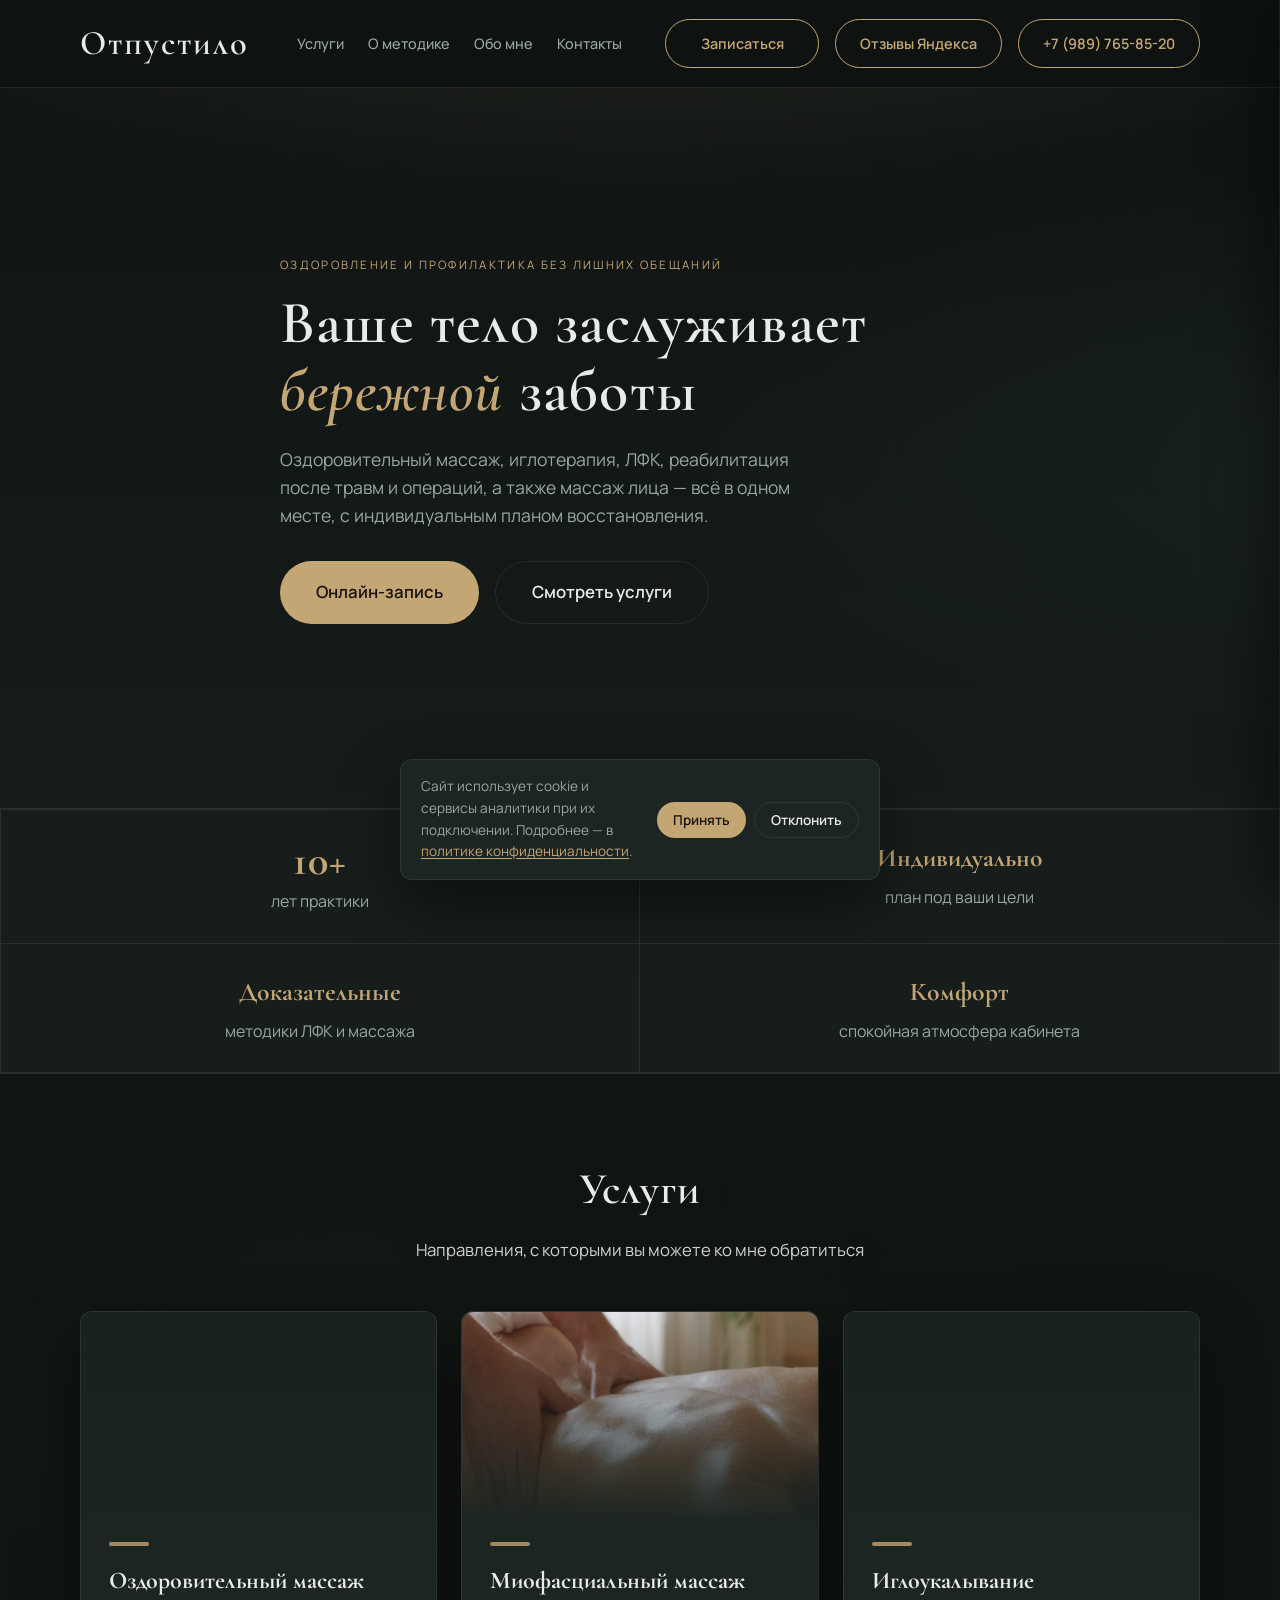
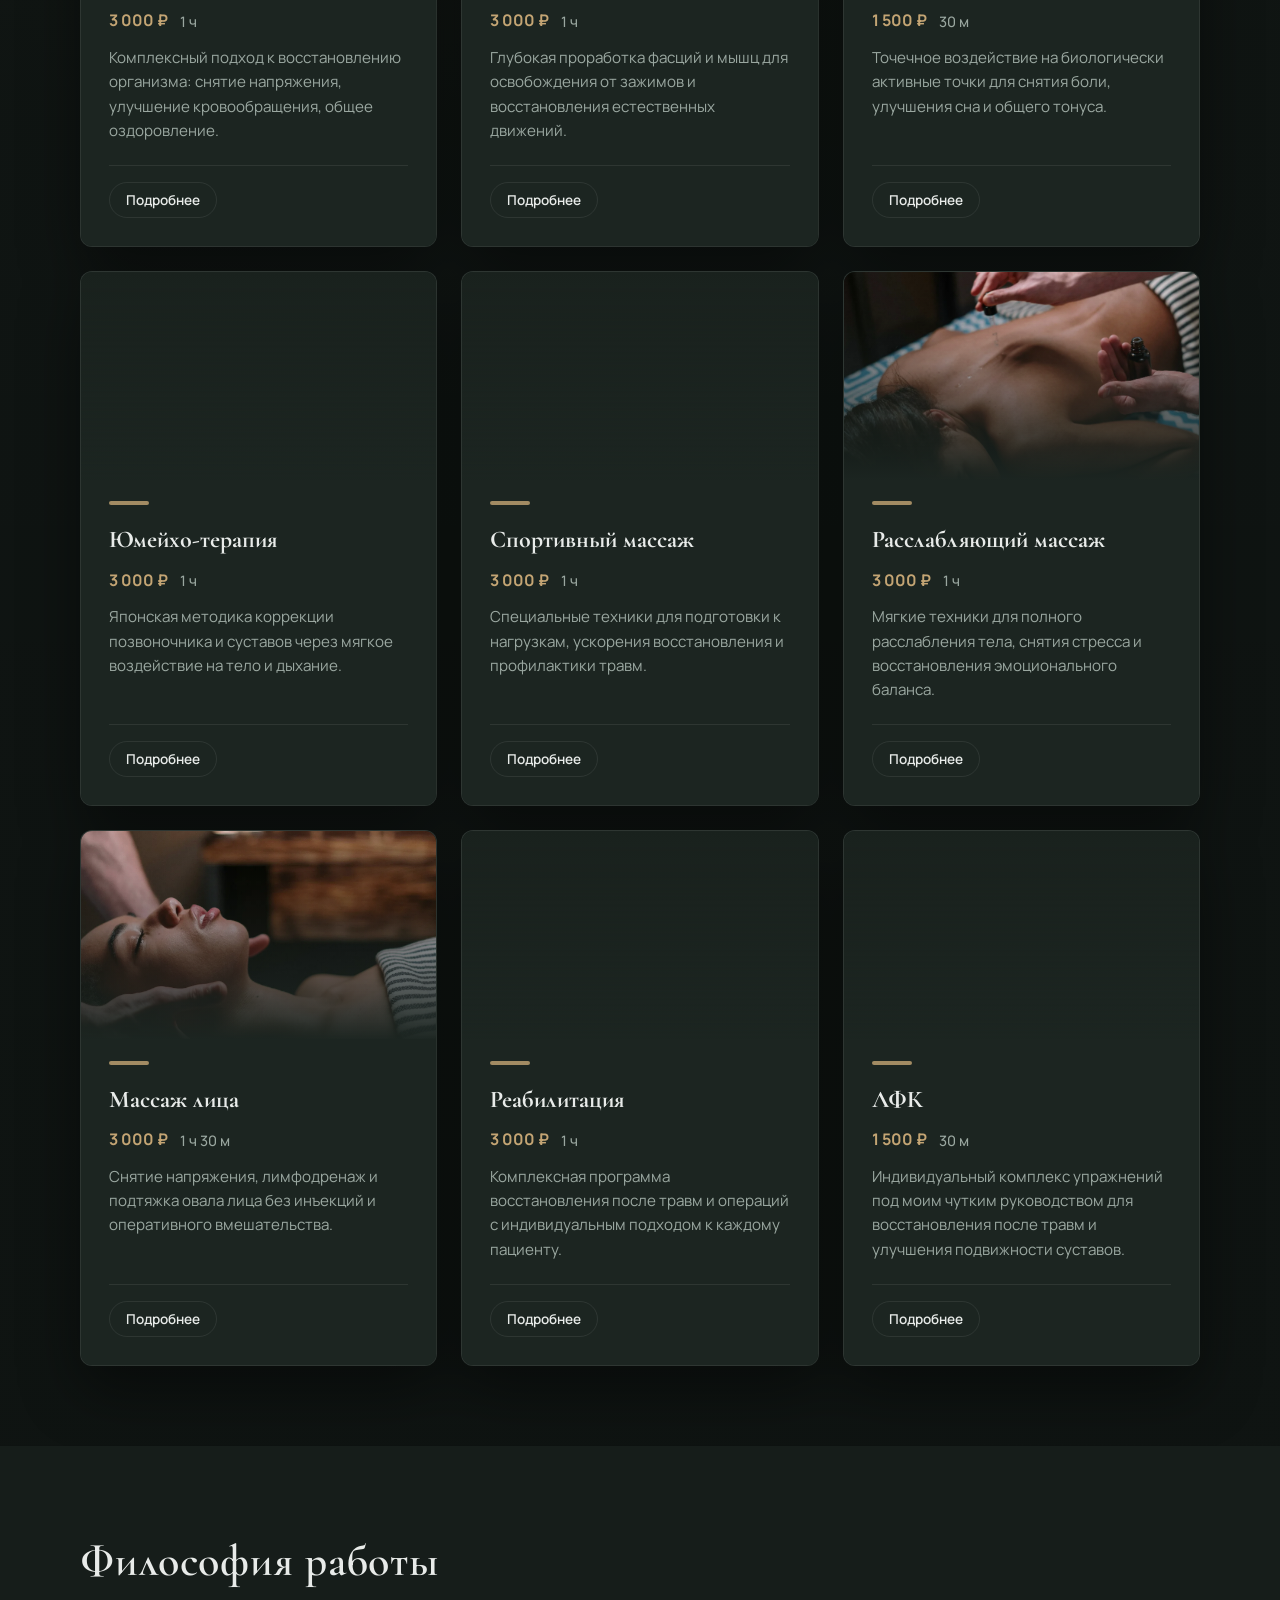
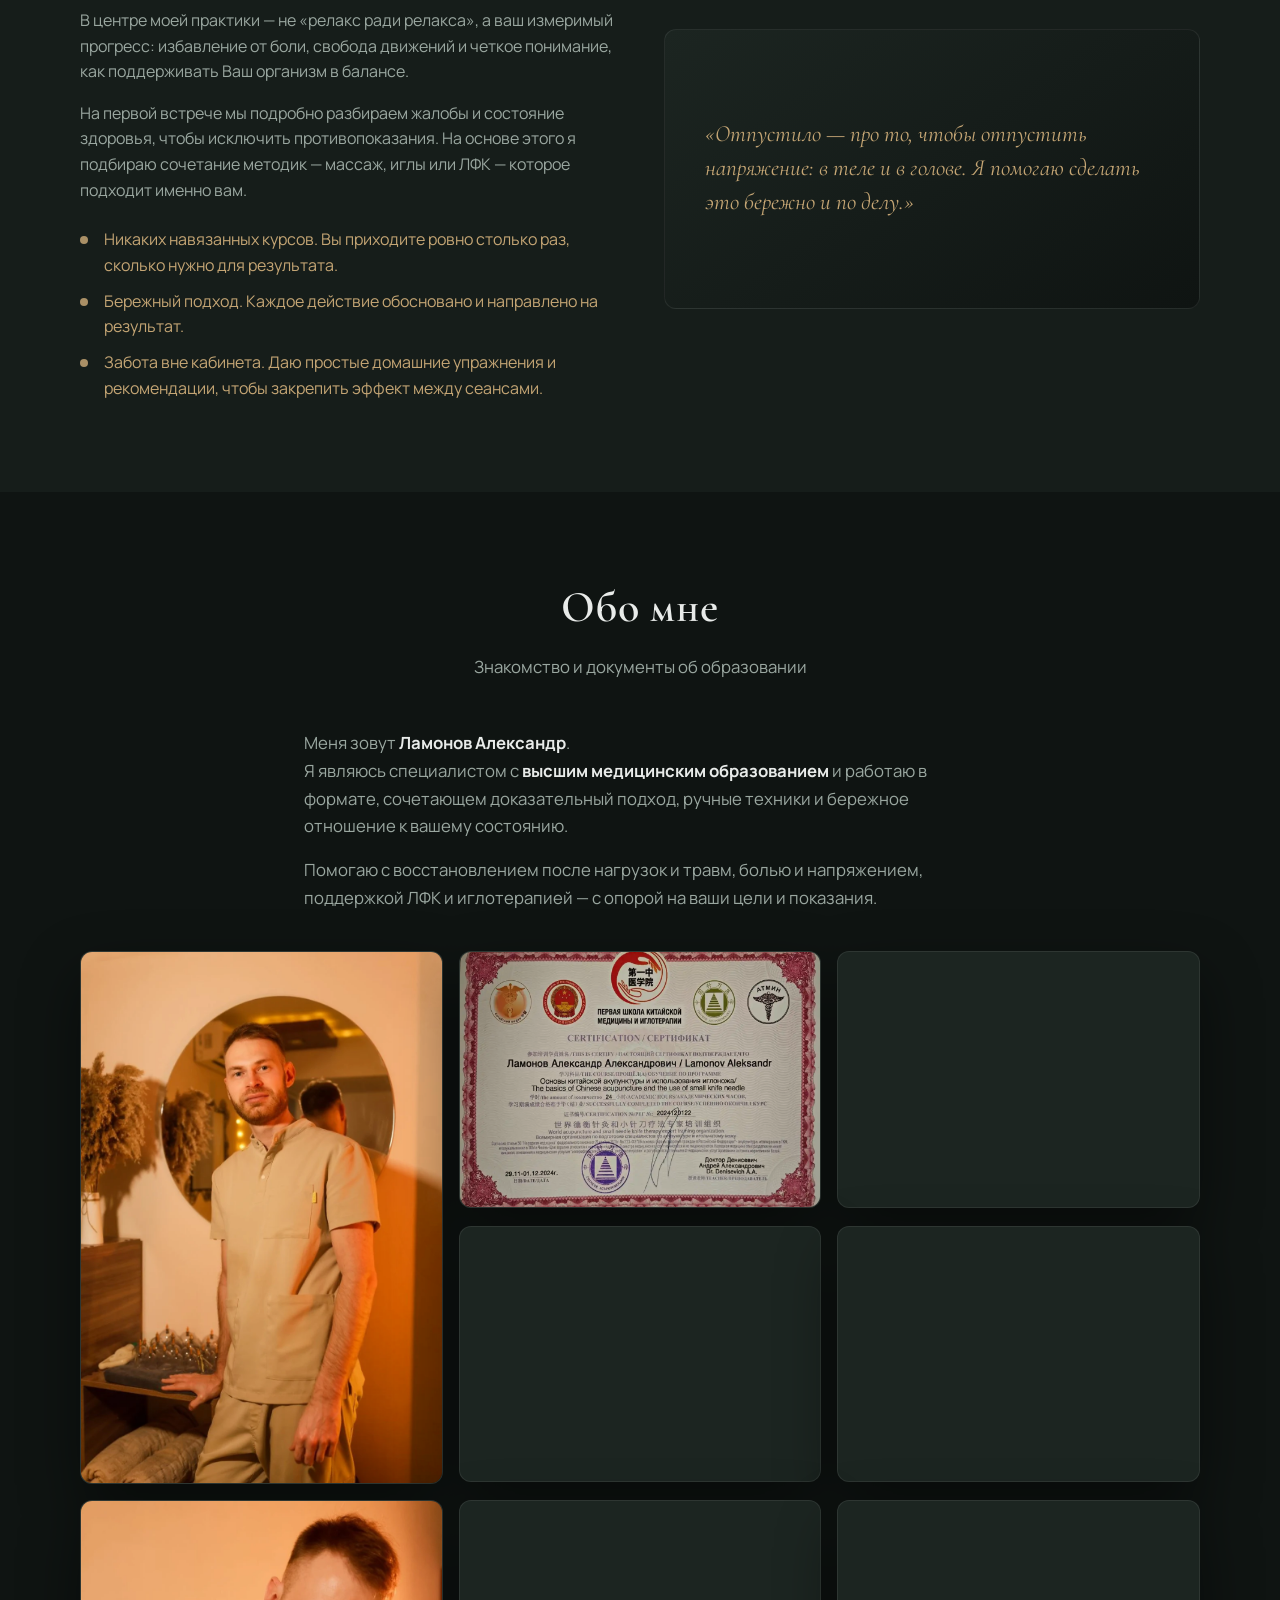
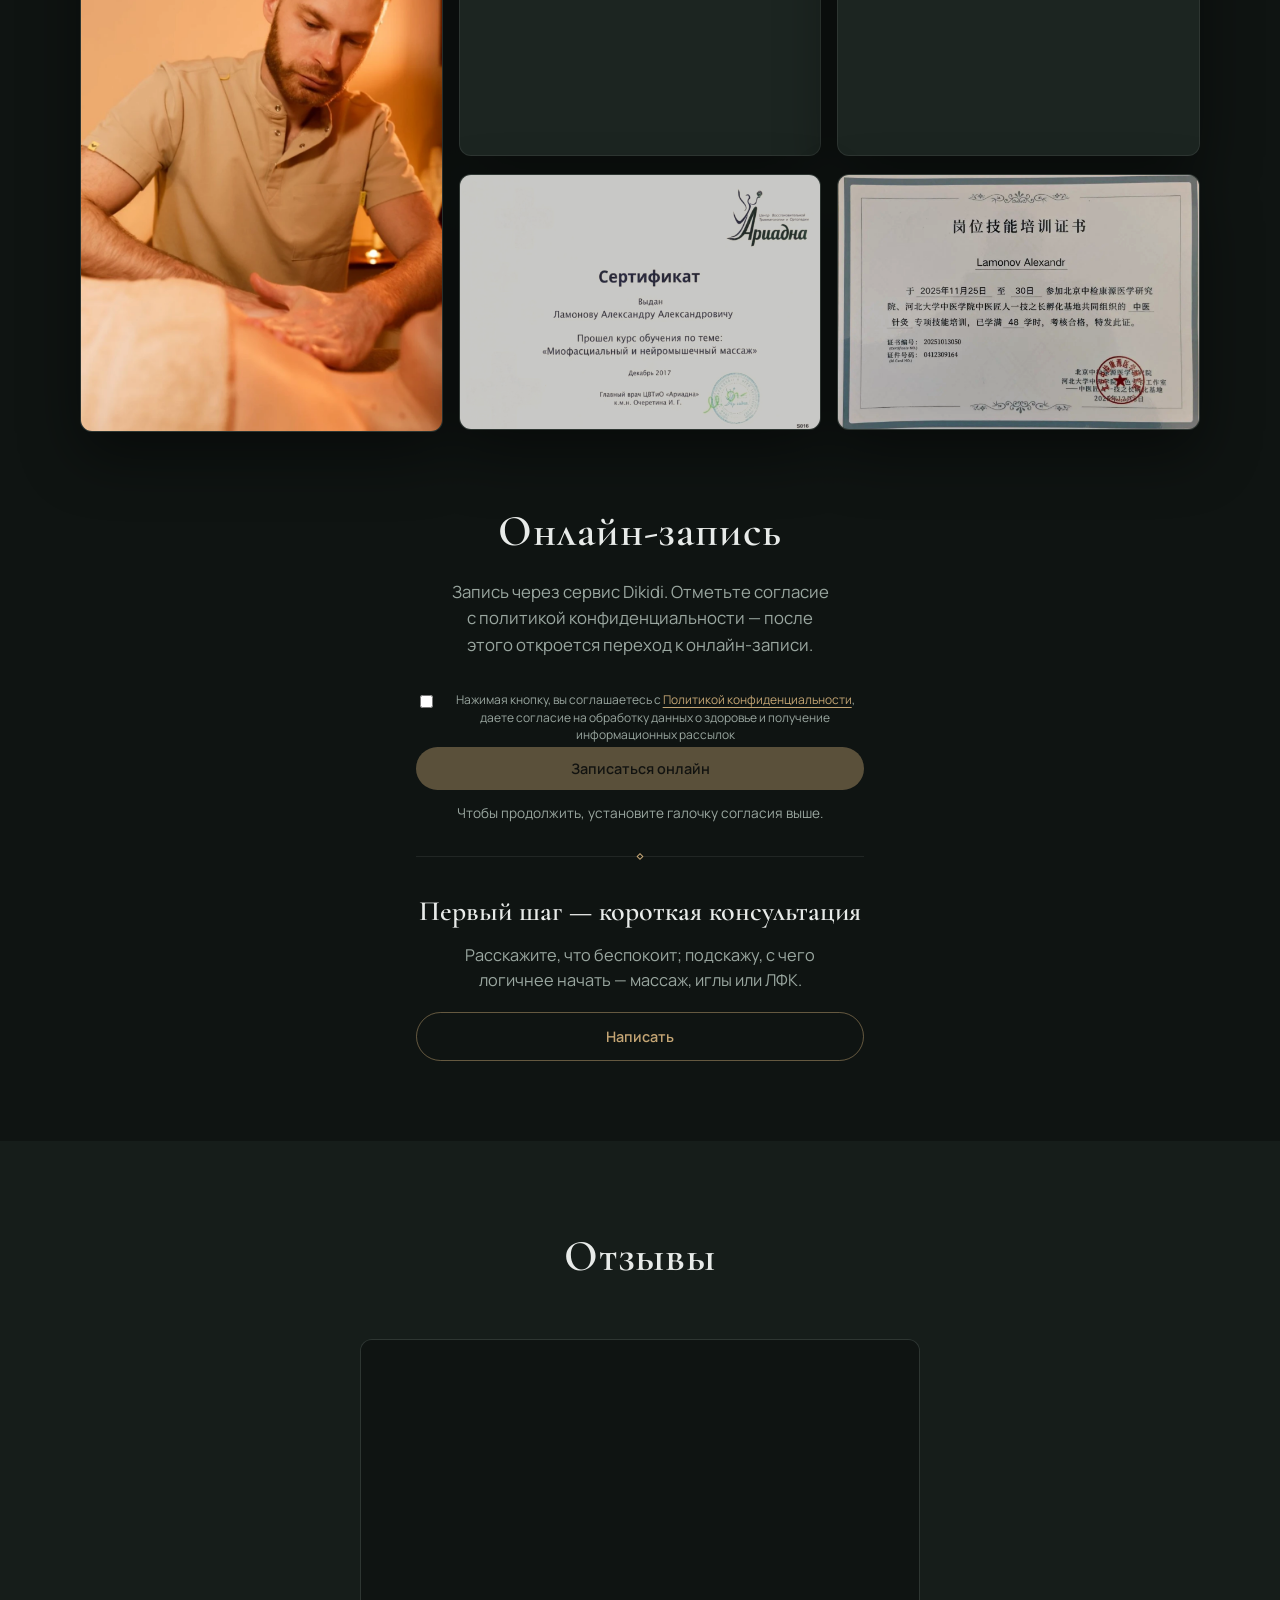
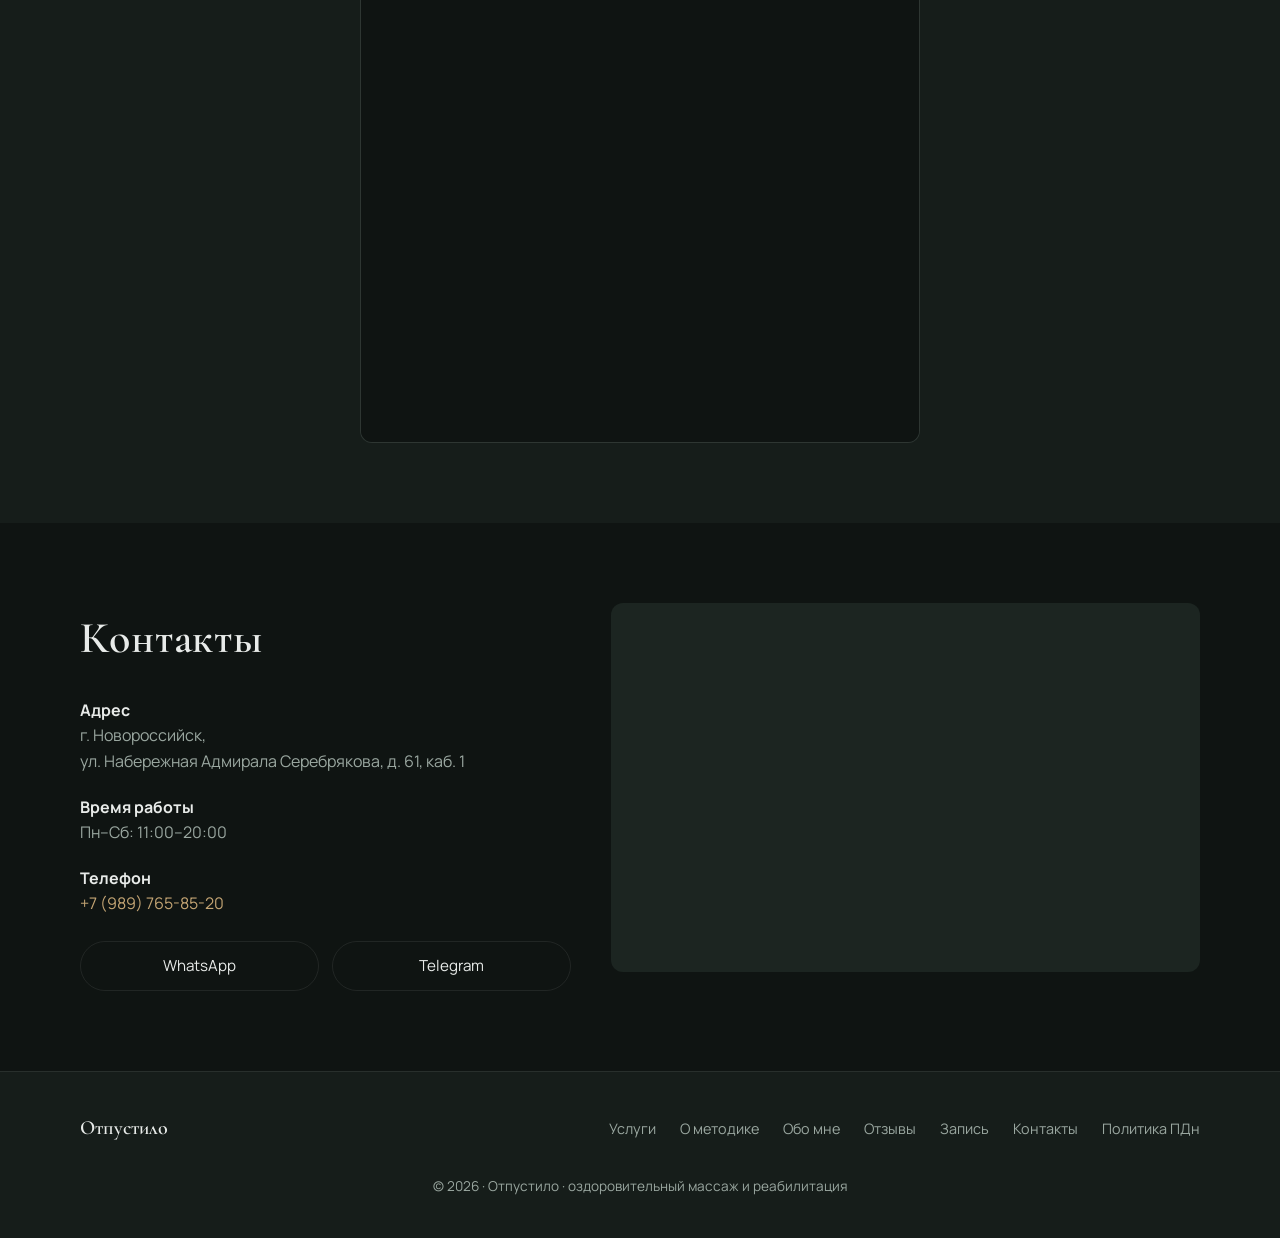
<file: index.html>
<!DOCTYPE html>
<html lang="ru">
<head>
  <meta charset="UTF-8" />
  <meta name="viewport" content="width=device-width, initial-scale=1.0" />
  <meta name="description" content="Отпустило — оздоровительный массаж, иглотерапия, ЛФК, реабилитация и массаж лица. Индивидуальный подход." />
  <title>Отпустило — оздоровительный массаж, иглотерапия, ЛФК, реабилитация</title>
  <link rel="preconnect" href="https://fonts.googleapis.com" />
  <link rel="preconnect" href="https://fonts.gstatic.com" crossorigin />
  <link href="https://fonts.googleapis.com/css2?family=Cormorant+Garamond:ital,wght@0,400;0,600;0,700;1,400&family=Manrope:wght@300;400;500;600;700&display=swap" rel="stylesheet" />
  <link rel="stylesheet" href="styles.css" />
  
  <link rel="icon" href="data:image/svg+xml,<svg xmlns=%22http://www.w3.org/2000/svg%22 viewBox=%220 0 100 100%22><text y=%22.9em%22 font-size=%2290%22>🌿</text></svg>">
</head>
<body>
  <div class="scroll-progress" id="scroll-progress" aria-hidden="true"></div>

  <header class="header" id="top">
    <div class="container header__inner">
      <a class="logo logo--header-wide" href="#top">Отпустило</a>
      <nav class="nav--desktop" aria-label="Основное меню">
        <a href="#services">Услуги</a>
        <a href="#about">О методике</a>
        <a href="#about-me">Обо мне</a>
        <a href="#contacts">Контакты</a>
      </nav>
      <div class="header__toolbar">
        <a class="btn btn--header nav-desktop__cta" href="#booking">Записаться</a>
        <a class="btn btn--header btn--reviews-link desktop-only" href="#reviews">Отзывы Яндекса</a>
        <a class="btn btn--header btn--phone desktop-only" href="tel:+79897658520">+7 (989) 765-85-20</a>
        <button
          class="burger"
          type="button"
          aria-label="Открыть меню"
          id="burger"
          aria-expanded="false"
          aria-controls="mobile-nav-drawer"
        >
          <span></span><span></span><span></span>
        </button>
      </div>
    </div>
  </header>

  <div class="mobile-nav-overlay" id="mobile-nav-overlay" tabindex="-1" aria-hidden="true"></div>
  <aside class="mobile-nav-drawer" id="mobile-nav-drawer" aria-label="Меню сайта" aria-hidden="true">
    <nav class="mobile-nav__list" id="nav">
      <a class="mobile-nav__link" href="#services">Услуги</a>
      <a class="mobile-nav__link" href="#about">О методике</a>
      <a class="mobile-nav__link" href="#about-me">Обо мне</a>
      <a class="mobile-nav__link" href="#reviews">Отзывы Яндекса</a>
      <a class="mobile-nav__link" href="#contacts">Контакты</a>
      <a class="mobile-nav__link mobile-nav__link--phone" href="tel:+79897658520">Позвонить</a>
      <a class="btn btn--primary mobile-nav__cta" href="#booking">Записаться</a>
    </nav>
  </aside>

  <main>
    <section class="hero">
      <div class="hero__bg" aria-hidden="true"></div>
      <div class="container hero__content">
        <p class="hero__eyebrow">
          <span class="hero__eyebrow-top">Оздоровление и профилактика</span>
          <span class="hero__eyebrow-bottom">без лишних обещаний</span>
        </p>
        <h1 class="hero__title">Ваше тело заслуживает <em>бережной</em> заботы</h1>
        <p class="hero__text">
          Оздоровительный массаж, иглотерапия, ЛФК, реабилитация после травм и операций, а также массаж лица —
          всё в одном месте, с индивидуальным планом восстановления.
        </p>
        <div class="hero__actions">
          <a class="btn btn--primary btn--hero-promo" href="#booking">Онлайн-запись</a>
          <a class="btn btn--ghost btn--hero-promo" href="#services">Смотреть услуги</a>
        </div>
      </div>
    </section>

    <section class="trust reveal-on-scroll">
      <div class="container trust__grid">
        <div class="trust__item">
          <strong>10+</strong>
          <span>лет практики</span>
        </div>
        <div class="trust__item">
          <strong>Индивидуально</strong>
          <span>план под ваши цели</span>
        </div>
        <div class="trust__item">
          <strong>Доказательные</strong>
          <span>методики ЛФК и массажа</span>
        </div>
        <div class="trust__item">
          <strong>Комфорт</strong>
          <span>спокойная атмосфера кабинета</span>
        </div>
      </div>
    </section>

    <section class="section section--services" id="services">
      <div class="section--services__bg" aria-hidden="true"></div>
      <div class="container section--services__content reveal-on-scroll">
        <header class="section__head">
          <h2 class="section__title">Услуги</h2>
          <p class="section__lead">Направления, с которыми вы можете ко мне обратиться</p>
        </header>
        <div class="services-carousel">
          <div class="services-carousel__track-wrap">
          <div class="cards" id="services-cards">
          <article class="card card--massage">
            <div class="card__media" aria-hidden="true">
              <img class="card__media-img" src="images/card-massage.webp" width="800" height="520" alt="" decoding="async" loading="lazy" onerror="this.onerror=null;this.src='images/card-massage.svg'" />
            </div>
            <div class="card__content">
              <div class="card__icon" aria-hidden="true"></div>
              <h3 class="card__title">Оздоровительный массаж</h3>
              <div class="card__meta">
                <span class="card__price">3 000 ₽</span>
                <span class="card__duration">1 ч</span>
              </div>
              <p class="card__text">
                Комплексный подход к восстановлению организма: снятие напряжения, улучшение кровообращения, общее оздоровление.
              </p>
              <div class="card__actions">
                <button type="button" class="btn btn--ghost btn--small" data-open-dialog="service-massage">Подробнее</button>
              </div>
            </div>
          </article>
          <article class="card card--massage">
            <div class="card__media" aria-hidden="true">
              <img class="card__media-img" src="images/card-myofascial.webp" width="800" height="520" alt="" decoding="async" loading="lazy" onerror="this.onerror=null;this.src='images/card-myofascial.svg'" />
            </div>
            <div class="card__content">
              <div class="card__icon" aria-hidden="true"></div>
              <h3 class="card__title">Миофасциальный массаж</h3>
              <div class="card__meta">
                <span class="card__price">3 000 ₽</span>
                <span class="card__duration">1 ч</span>
              </div>
              <p class="card__text">
                Глубокая проработка фасций и мышц для освобождения от зажимов и восстановления естественных движений.
              </p>
              <div class="card__actions">
                <button type="button" class="btn btn--ghost btn--small" data-open-dialog="service-myofascial">Подробнее</button>
              </div>
            </div>
          </article>
          <article class="card card--acupuncture">
            <div class="card__media" aria-hidden="true">
              <img class="card__media-img" src="images/card-acupuncture.webp" width="800" height="520" alt="" decoding="async" loading="lazy" onerror="this.onerror=null;this.src='images/card-acupuncture.svg'" />
            </div>
            <div class="card__content">
              <div class="card__icon" aria-hidden="true"></div>
              <h3 class="card__title">Иглоукалывание</h3>
              <div class="card__meta">
                <span class="card__price">1 500 ₽</span>
                <span class="card__duration">30 м</span>
              </div>
              <p class="card__text">
                Точечное воздействие на биологически активные точки для снятия боли, улучшения сна и общего тонуса.
              </p>
              <div class="card__actions">
                <button type="button" class="btn btn--ghost btn--small" data-open-dialog="service-acupuncture">Подробнее</button>
              </div>
            </div>
          </article>
          <article class="card card--acupuncture">
            <div class="card__media" aria-hidden="true">
              <img class="card__media-img" src="images/card-yumeiho.webp" width="800" height="520" alt="" decoding="async" loading="lazy" onerror="this.onerror=null;this.src='images/card-yumeiho.svg'" />
            </div>
            <div class="card__content">
              <div class="card__icon" aria-hidden="true"></div>
              <h3 class="card__title">Юмейхо-терапия</h3>
              <div class="card__meta">
                <span class="card__price">3 000 ₽</span>
                <span class="card__duration">1 ч</span>
              </div>
              <p class="card__text">
                Японская методика коррекции позвоночника и суставов через мягкое воздействие на тело и дыхание.
              </p>
              <div class="card__actions">
                <button type="button" class="btn btn--ghost btn--small" data-open-dialog="service-yumeiho">Подробнее</button>
              </div>
            </div>
          </article>
          <article class="card card--massage">
            <div class="card__media" aria-hidden="true">
              <img class="card__media-img" src="images/card-sports.webp" width="800" height="520" alt="" decoding="async" loading="lazy" onerror="this.onerror=null;this.src='images/card-sports.svg'" />
            </div>
            <div class="card__content">
              <div class="card__icon" aria-hidden="true"></div>
              <h3 class="card__title">Спортивный массаж</h3>
              <div class="card__meta">
                <span class="card__price">3 000 ₽</span>
                <span class="card__duration">1 ч</span>
              </div>
              <p class="card__text">
                Специальные техники для подготовки к нагрузкам, ускорения восстановления и профилактики травм.
              </p>
              <div class="card__actions">
                <button type="button" class="btn btn--ghost btn--small" data-open-dialog="service-sports">Подробнее</button>
              </div>
            </div>
          </article>
          <article class="card card--massage">
            <div class="card__media" aria-hidden="true">
              <img class="card__media-img" src="images/card-relaxing.webp" width="800" height="520" alt="" decoding="async" loading="lazy" onerror="this.onerror=null;this.src='images/card-relaxing.svg'" />
            </div>
            <div class="card__content">
              <div class="card__icon" aria-hidden="true"></div>
              <h3 class="card__title">Расслабляющий массаж</h3>
              <div class="card__meta">
                <span class="card__price">3 000 ₽</span>
                <span class="card__duration">1 ч</span>
              </div>
              <p class="card__text">
                Мягкие техники для полного расслабления тела, снятия стресса и восстановления эмоционального баланса.
              </p>
              <div class="card__actions">
                <button type="button" class="btn btn--ghost btn--small" data-open-dialog="service-relaxing">Подробнее</button>
              </div>
            </div>
          </article>
          <article class="card card--face">
            <div class="card__media" aria-hidden="true">
              <img class="card__media-img" src="images/card-face.webp" width="800" height="520" alt="" decoding="async" loading="lazy" onerror="this.onerror=null;this.src='images/card-face.svg'" />
            </div>
            <div class="card__content">
              <div class="card__icon" aria-hidden="true"></div>
              <h3 class="card__title">Массаж лица</h3>
              <div class="card__meta">
                <span class="card__price">3 000 ₽</span>
                <span class="card__duration">1 ч 30 м</span>
              </div>
              <p class="card__text">
                Снятие напряжения, лимфодренаж и подтяжка овала лица без инъекций и оперативного вмешательства.
              </p>
              <div class="card__actions">
                <button type="button" class="btn btn--ghost btn--small" data-open-dialog="service-face">Подробнее</button>
              </div>
            </div>
          </article>
          <article class="card card--lfk">
            <div class="card__media" aria-hidden="true">
              <img class="card__media-img" src="images/card-rehabilitation.webp" width="800" height="520" alt="" decoding="async" loading="lazy" onerror="this.onerror=null;this.src='images/card-rehabilitation.svg'" />
            </div>
            <div class="card__content">
              <div class="card__icon" aria-hidden="true"></div>
              <h3 class="card__title">Реабилитация</h3>
              <div class="card__meta">
                <span class="card__price">3 000 ₽</span>
                <span class="card__duration">1 ч</span>
              </div>
              <p class="card__text">
                Комплексная программа восстановления после травм и операций с индивидуальным подходом к каждому пациенту.
              </p>
              <div class="card__actions">
                <button type="button" class="btn btn--ghost btn--small" data-open-dialog="service-rehabilitation">Подробнее</button>
              </div>
            </div>
          </article>
          <article class="card card--lfk">
            <div class="card__media" aria-hidden="true">
              <img class="card__media-img" src="images/card-lfk.webp" width="800" height="520" alt="" decoding="async" loading="lazy" onerror="this.onerror=null;this.src='images/card-lfk.svg'" />
            </div>
            <div class="card__content">
              <div class="card__icon" aria-hidden="true"></div>
              <h3 class="card__title">ЛФК</h3>
              <div class="card__meta">
                <span class="card__price">1 500 ₽</span>
                <span class="card__duration">30 м</span>
              </div>
              <p class="card__text">
                Индивидуальный комплекс упражнений под моим чутким руководством для восстановления после травм и улучшения подвижности суставов.
              </p>
              <div class="card__actions">
                <button type="button" class="btn btn--ghost btn--small" data-open-dialog="service-lfk">Подробнее</button>
              </div>
            </div>
          </article>
          </div>
          </div>
          <div class="services-carousel__nav" aria-label="Навигация по услугам">
            <button type="button" class="services-carousel__btn services-carousel__btn--prev" aria-label="Предыдущая услуга" data-services-prev>
              <span class="services-carousel__btn-icon services-carousel__btn-icon--prev" aria-hidden="true"></span>
            </button>
            <div class="services-carousel__dots" id="services-carousel-dots" role="group" aria-label="Слайды услуг"></div>
            <button type="button" class="services-carousel__btn services-carousel__btn--next" aria-label="Следующая услуга" data-services-next>
              <span class="services-carousel__btn-icon services-carousel__btn-icon--next" aria-hidden="true"></span>
            </button>
          </div>
        </div>
      </div>
    </section>

    <section class="section section--alt" id="about">
      <div class="container split reveal-on-scroll">
        <div class="split__text">
          <h2 class="section__title">Философия работы</h2>
          <p class="split__p">
            В центре моей практики — не «релакс ради релакса», а ваш измеримый прогресс: избавление от боли, свобода движений и четкое понимание, как поддерживать Ваш организм в балансе.
          </p>
          <p class="split__p">
            На первой встрече мы подробно разбираем жалобы и состояние здоровья, чтобы исключить противопоказания. На основе этого я подбираю сочетание методик — массаж, иглы или ЛФК — которое подходит именно вам.
          </p>
          <ul class="checklist">
            <li>Никаких навязанных курсов. Вы приходите ровно столько раз, сколько нужно для результата.</li>
            <li>Бережный подход. Каждое действие обосновано и направлено на результат.</li>
            <li>Забота вне кабинета. Даю простые домашние упражнения и рекомендации, чтобы закрепить эффект между сеансами.</li>
          </ul>
        </div>
        <div class="split__panel" aria-hidden="true">
          <blockquote>
            «Отпустило — про то, чтобы отпустить напряжение: в теле и в голове. Я помогаю сделать это бережно и по делу.»
          </blockquote>
        </div>
      </div>
    </section>

    <section class="section" id="about-me">
      <div class="container about-me reveal-on-scroll">
        <header class="section__head">
          <h2 class="section__title">Обо мне</h2>
          <p class="section__lead">Знакомство и документы об образовании</p>
        </header>
        <div class="about-me__text">
          <p>
            Меня зовут <strong>Ламонов Александр</strong>.<br />
            Я являюсь специалистом с <strong>высшим медицинским образованием</strong> и работаю в формате,
            сочетающем доказательный подход, ручные техники и бережное отношение к вашему состоянию.
          </p>
          <p>
            Помогаю с восстановлением после нагрузок и травм, болью и напряжением, поддержкой ЛФК и иглотерапией — с опорой на ваши цели и показания.
          </p>
        </div>
        <div class="about-me__content">
          <div class="about-me__photo-column">
            <div class="about-me__photo about-me__photo--1">
              <img src="images/about-me-photo-1.webp" width="297" height="436" alt="Ламонов Александр - фото 1" loading="lazy" decoding="async" onerror="this.onerror=null;this.src='images/about-me-photo-1.svg'" />
            </div>
            <div class="about-me__photo about-me__photo--2">
              <img src="images/about-me-photo-2.webp" width="297" height="436" alt="Ламонов Александр - фото 2" loading="lazy" decoding="async" onerror="this.onerror=null;this.src='images/about-me-photo-2.svg'" />
            </div>
          </div>
          <ul class="about-me__diplomas" aria-label="Дипломы и сертификаты">
            <li class="about-me__diploma">
              <button type="button" class="diploma-frame diploma-frame--thumb" aria-label="Показать скан">
                <img src="images/diploma-01.webp" width="560" height="396" alt="" loading="lazy" decoding="async" onerror="this.onerror=null;this.src='images/diploma-01.svg'" />
              </button>
            </li>
            <li class="about-me__diploma">
              <button type="button" class="diploma-frame diploma-frame--thumb" aria-label="Показать скан">
                <img src="images/diploma-02.webp" width="560" height="396" alt="" loading="lazy" decoding="async" onerror="this.onerror=null;this.src='images/diploma-02.svg'" />
              </button>
            </li>
            <li class="about-me__diploma">
              <button type="button" class="diploma-frame diploma-frame--thumb" aria-label="Показать скан">
                <img src="images/diploma-03.webp" width="560" height="396" alt="" loading="lazy" decoding="async" onerror="this.onerror=null;this.src='images/diploma-03.svg'" />
              </button>
            </li>
            <li class="about-me__diploma">
              <button type="button" class="diploma-frame diploma-frame--thumb" aria-label="Показать скан">
                <img src="images/diploma-04.webp" width="560" height="396" alt="" loading="lazy" decoding="async" onerror="this.onerror=null;this.src='images/diploma-04.svg'" />
              </button>
            </li>
            <li class="about-me__diploma">
              <button type="button" class="diploma-frame diploma-frame--thumb" aria-label="Показать скан">
                <img src="images/diploma-05.webp" width="560" height="396" alt="" loading="lazy" decoding="async" onerror="this.onerror=null;this.src='images/diploma-05.svg'" />
              </button>
            </li>
            <li class="about-me__diploma">
              <button type="button" class="diploma-frame diploma-frame--thumb" aria-label="Показать скан">
                <img src="images/diploma-06.webp" width="560" height="396" alt="" loading="lazy" decoding="async" onerror="this.onerror=null;this.src='images/diploma-06.svg'" />
              </button>
            </li>
            <li class="about-me__diploma">
              <button type="button" class="diploma-frame diploma-frame--thumb" aria-label="Показать скан">
                <img src="images/diploma-07.webp" width="560" height="396" alt="" loading="lazy" decoding="async" onerror="this.onerror=null;this.src='images/diploma-07.svg'" />
              </button>
            </li>
            <li class="about-me__diploma">
              <button type="button" class="diploma-frame diploma-frame--thumb" aria-label="Показать скан">
                <img src="images/diploma-08.webp" width="560" height="396" alt="" loading="lazy" decoding="async" onerror="this.onerror=null;this.src='images/diploma-08.svg'" />
              </button>
            </li>
          </ul>
        </div>
      </div>
    </section>

    <section class="section" id="booking" data-dikidi-url="https://dikidi.net/1228806">
      <div class="container booking reveal-on-scroll">
        <div class="booking__intro">
          <h2 class="section__title">Онлайн-запись</h2>
          <p class="section__lead">
            Запись через сервис Dikidi. Отметьте согласие с политикой конфиденциальности — после этого откроется переход к онлайн-записи.
          </p>
        </div>
        <div class="booking-gate" id="booking-gate">
          <label class="consent consent--booking field--full">
            <input type="checkbox" id="booking-consent" autocomplete="off" />
            <span id="booking-consent-label">
              Нажимая кнопку, вы соглашаетесь с <a href="privacy.html" target="_blank" rel="noopener noreferrer" style="white-space: nowrap;">Политикой конфиденциальности</a>, даете согласие на обработку данных о здоровье и получение информационных рассылок
            </span>
          </label>
          <button type="button" class="btn btn--primary btn--block booking-gate__btn" id="booking-go" disabled aria-describedby="booking-consent-label">
            Записаться онлайн
          </button>
          <p class="booking-gate__hint" id="booking-hint">Чтобы продолжить, установите галочку согласия выше.</p>
          <div class="booking-gate__extra">
            <h3 class="booking__subtitle">Первый шаг — короткая консультация</h3>
            <p class="booking__lead-extra">
              Расскажите, что беспокоит; подскажу, с чего логичнее начать — массаж, иглы или ЛФК.
            </p>
          </div>
          <a class="btn btn--ghost btn--block booking-gate__write" href="#contacts">Написать</a>
        </div>
      </div>
    </section>

    <section
      class="section section--alt section--reviews"
      id="reviews"
      data-yandex-reviews-src="https://yandex.ru/maps-reviews-widget/241125886306?comments"
    >
      <div class="container reviews-block reveal-on-scroll">
        <header class="section__head">
          <h2 class="section__title">Отзывы</h2>
        </header>
        <div class="yandex-reviews yandex-reviews--page">
          <iframe
            class="yandex-reviews__iframe js-yandex-reviews-iframe"
            title="Отзывы на Яндекс.Картах"
            loading="lazy"
            referrerpolicy="no-referrer-when-downgrade"
          ></iframe>
          <p class="yandex-reviews__fallback" id="yandex-reviews-fallback-page" hidden>
            Укажите URL виджета отзывов: в теге секции <code>#reviews</code> задайте атрибут
            <code>data-yandex-reviews-src</code> (скопируйте из кабинета организации на Яндекс.Картах, формат вида
            <code>https://yandex.ru/maps-reviews-widget/…/comments</code>) — тогда виджет подтянется здесь и в шапке.
          </p>
        </div>
      </div>
    </section>

    <section class="section" id="contacts">
      <div class="container contacts reveal-on-scroll">
        <div>
          <h2 class="section__title">Контакты</h2>
          <ul class="contacts__list">
            <li>
              <strong>Адрес</strong><br />
              <a href="https://yandex.ru/maps/org/241125886306" target="_blank" rel="noopener noreferrer" class="contacts__link">
                г. Новороссийск,<br />ул. Набережная Адмирала Серебрякова, д. 61<span class="desktop-only">, каб. 1</span>
              </a>
            </li>
            <li><strong>Время работы</strong><br />Пн–Сб: 11:00–20:00</li>
            <li><strong>Телефон</strong><br /><a href="tel:+79897658520">+7 (989) 765-85-20</a></li>
          </ul>
          <div class="contacts__social">
            <a class="social" href="https://wa.me/79897658520" rel="noopener noreferrer" target="_blank">WhatsApp</a>
            <a class="social" href="https://t.me/dr_alex_lam" rel="noopener noreferrer" target="_blank">Telegram</a>
          </div>
        </div>
        <div class="contacts__map">
          <iframe
            class="contacts__map-iframe"
            src="https://yandex.ru/map-widget/v1/?ll=37.768899%2C44.723971&amp;z=15.5&amp;ol=biz&amp;oid=241125886306"
            title="Отпустило — Яндекс.Карты"
            loading="lazy"
            referrerpolicy="no-referrer-when-downgrade"
            allowfullscreen
          ></iframe>
        </div>
      </div>
    </section>
  </main>

  <dialog class="diploma-lightbox" id="diploma-lightbox" aria-modal="true" aria-label="Просмотр документа">
    <button type="button" class="diploma-lightbox__scrim" data-close-dialog aria-label="Закрыть просмотр" tabindex="-1"></button>
    <div class="diploma-lightbox__shell">
      <button type="button" class="diploma-lightbox__close" data-close-dialog aria-label="Закрыть просмотр диплома">×</button>
      <div class="diploma-lightbox__stage">
        <button type="button" class="diploma-lightbox__arrow diploma-lightbox__arrow--prev" id="diploma-prev" aria-label="Предыдущий документ">
          <span class="diploma-lightbox__arrow-icon" aria-hidden="true"></span>
        </button>
        <div class="diploma-lightbox__center">
          <div class="diploma-lightbox__viewport diploma-lightbox__viewport--desktop">
            <img class="diploma-lightbox__img" id="diploma-lightbox-img" alt="" decoding="async" />
          </div>
          <div class="diploma-lightbox__viewport diploma-lightbox__viewport--mobile">
            <div class="diploma-lightbox__strip" id="diploma-lightbox-strip" role="list"></div>
          </div>
        </div>
        <button type="button" class="diploma-lightbox__arrow diploma-lightbox__arrow--next" id="diploma-next" aria-label="Следующий документ">
          <span class="diploma-lightbox__arrow-icon" aria-hidden="true"></span>
        </button>
      </div>
    </div>
  </dialog>

  <footer class="footer">
    <div class="container footer__inner">
      <a class="footer__logo" href="#top">Отпустило</a>
      <nav class="footer__nav">
        <a href="#services">Услуги</a>
        <a href="#about" class="desktop-only">О методике</a>
        <a href="#about-me" class="desktop-only">Обо мне</a>
        <a href="#reviews" class="desktop-only">Отзывы</a>
        <a href="#booking">Запись</a>
        <a href="#contacts" class="desktop-only">Контакты</a>
        <a href="privacy.html">Политика ПДн</a>
      </nav>
      <p class="footer__copy">© <span id="year"></span> · Отпустило · оздоровительный массаж и реабилитация</p>
    </div>
  </footer>

  <dialog class="service-dialog" id="service-massage" aria-labelledby="service-massage-title">
    <div class="service-dialog__inner">
      <header class="service-dialog__head">
        <h2 class="service-dialog__title" id="service-massage-title">Оздоровительный массаж</h2>
        <button type="button" class="service-dialog__close" data-close-dialog aria-label="Закрыть">×</button>
      </header>
      <div class="service-dialog__body">
        <h3 class="service-dialog__subtitle">Для чего</h3>
        <p>Снять боль и спазм, улучшить кровообращение и подвижность, ускорить восстановление после нагрузок, травм или операций, смягчить проявления остеохондроза и зажимов от стресса.</p>
        <h3 class="service-dialog__subtitle">Для кого</h3>
        <p>Офисные работники с болью в шее и пояснице, спортсмены и любители активности, люди после переломов и растяжений на этапе реабилитации, при хронической усталости мышц и нарушениях осанки.</p>
        <h3 class="service-dialog__subtitle">Как проходит</h3>
        <p>Сначала короткий опрос и осмотр: где больно, что уже пробовали. Затем массаж выбранной зоны или всего тела с акцентом на проблему: классические приёмы, мягкая мануальная работа с мышцами и фасциями.</p>
        <h3 class="service-dialog__subtitle">Важно</h3>
        <p class="service-dialog__note">При острой травме, температуре, онкологии, тромбозах и ряде других состояний массаж может быть противопоказан — на первом визите уточняю анамнез и при сомнениях направляю к врачу.</p>
      </div>
      <footer class="service-dialog__foot">
        <a class="btn btn--primary" href="#booking" data-close-dialog>Записаться</a>
        <button type="button" class="btn btn--ghost" data-close-dialog>Закрыть</button>
      </footer>
    </div>
  </dialog>

  <dialog class="service-dialog" id="service-acupuncture" aria-labelledby="service-acupuncture-title">
    <div class="service-dialog__inner">
      <header class="service-dialog__head">
        <h2 class="service-dialog__title" id="service-acupuncture-title">Иглоукалывание</h2>
        <button type="button" class="service-dialog__close" data-close-dialog aria-label="Закрыть">×</button>
      </header>
      <div class="service-dialog__body">
        <h3 class="service-dialog__subtitle">Для чего</h3>
        <p>Точечное воздействие на биологически активные точки для снятия боли, улучшения сна, снижения тревожности и общего тонуса организма.</p>
        <h3 class="service-dialog__subtitle">Для кого</h3>
        <p>Взрослым без острых инфекционных состояний, при готовности к аккуратной телесной практике. Подходит тем, кто хочет комплексной поддержки организма.</p>
        <h3 class="service-dialog__subtitle">Как проходит</h3>
        <p>Обсуждаем жалобы и цели, определяем зоны воздействия. Используются стерильные одноразовые иглы, введение обычно почти безболезненное.</p>
        <h3 class="service-dialog__subtitle">Важно</h3>
        <p class="service-dialog__note">Противопоказания: беременность, острые кожные заболевания в зоне воздействия, тяжёлые психические расстройства в острой фазе.</p>
      </div>
      <footer class="service-dialog__foot">
        <a class="btn btn--primary" href="#booking" data-close-dialog>Записаться</a>
        <button type="button" class="btn btn--ghost" data-close-dialog>Закрыть</button>
      </footer>
    </div>
  </dialog>

  <dialog class="service-dialog" id="service-lfk" aria-labelledby="service-lfk-title">
    <div class="service-dialog__inner">
      <header class="service-dialog__head">
        <h2 class="service-dialog__title" id="service-lfk-title">ЛФК</h2>
        <button type="button" class="service-dialog__close" data-close-dialog aria-label="Закрыть">×</button>
      </header>
      <div class="service-dialog__body">
        <h3 class="service-dialog__subtitle">Для чего</h3>
        <p>Индивидуальный комплекс упражнений под моим чутким руководством для восстановления после травм, улучшения подвижности суставов, укрепления мышечного корсета и исправления осанки.</p>
        <h3 class="service-dialog__subtitle">Для кого</h3>
        <p>При остеохондрозе и протрузиях без острой фазы, при сколиозе и сутулости, после ортопедических вмешательств (по рекомендации врача), для пожилых людей с осторожной прогрессией нагрузки.</p>
        <h3 class="service-dialog__subtitle">Как проходит</h3>
        <p>Оценка движений и болевых зон, подбор комплекса: растяжка, укрепление стабилизаторов, дыхательные паттерны, баланс. Домашнее задание в простом формате.</p>
        <h3 class="service-dialog__subtitle">Важно</h3>
        <p class="service-dialog__note">При острой боли, онемении, слабости в конечностях сначала нужна очная консультация врача. ЛФК не заменяет медицинскую помощь при обострениях.</p>
      </div>
      <footer class="service-dialog__foot">
        <a class="btn btn--primary" href="#booking" data-close-dialog>Записаться</a>
        <button type="button" class="btn btn--ghost" data-close-dialog>Закрыть</button>
      </footer>
    </div>
  </dialog>

  <dialog class="service-dialog" id="service-face" aria-labelledby="service-face-title">
    <div class="service-dialog__inner">
      <header class="service-dialog__head">
        <h2 class="service-dialog__title" id="service-face-title">Массаж лица</h2>
        <button type="button" class="service-dialog__close" data-close-dialog aria-label="Закрыть">×</button>
      </header>
      <div class="service-dialog__body">
        <h3 class="service-dialog__subtitle">Для чего</h3>
        <p>Снятие напряжения жевательных и шейных мышц, улучшение лимфотока и уменьшение отёков, подтяжка овала лица без инъекций и оперативного вмешательства.</p>
        <h3 class="service-dialog__subtitle">Для кого</h3>
        <p>Для тех, кто много работает за компьютером, страдает от напряжения в челюсти, хочет мягкий wellness-уход с оздоровительным уклоном. Подходит мужчинам и женщинам.</p>
        <h3 class="service-dialog__subtitle">Как проходит</h3>
        <p>Очищение кожи, работа по линиям лица, шее и зоне декольте: расслабляющие, лимфодренажные и буккальные элементы — только если нет противопоказаний и по согласованию.</p>
        <h3 class="service-dialog__subtitle">Важно</h3>
        <p class="service-dialog__note">Не проводится при острых воспалениях кожи, герпесе в активной фазе, недавних инъекциях и операциях на лице.</p>
      </div>
      <footer class="service-dialog__foot">
        <a class="btn btn--primary" href="#booking" data-close-dialog>Записаться</a>
        <button type="button" class="btn btn--ghost" data-close-dialog>Закрыть</button>
      </footer>
    </div>
  </dialog>

  <dialog class="service-dialog" id="service-myofascial" aria-labelledby="service-myofascial-title">
    <div class="service-dialog__inner">
      <header class="service-dialog__head">
        <h2 class="service-dialog__title" id="service-myofascial-title">Миофасциальный массаж</h2>
        <button type="button" class="service-dialog__close" data-close-dialog aria-label="Закрыть">×</button>
      </header>
      <div class="service-dialog__body">
        <h3 class="service-dialog__subtitle">Для чего</h3>
        <p>Глубокая проработка фасций и мышц для освобождения от зажимов, восстановления естественных движений и улучшения подвижности.</p>
        <h3 class="service-dialog__subtitle">Для кого</h3>
        <p>При хронических болях в спине и шее, ограничении подвижности, после спортивных травм, при миофасциальном болевом синдроме.</p>
        <h3 class="service-dialog__subtitle">Как проходит</h3>
        <p>Аккуратное воздействие на триггерные точки и фасции, постепенное растягивание и расслабление мышечных волокон. Процедура может быть интенсивной, но контролируемой.</p>
        <h3 class="service-dialog__subtitle">Важно</h3>
        <p class="service-dialog__note">Не проводится при острых воспалениях, повышенной температуре, онкологических заболеваниях. Возможна легкая болезненность после процедуры.</p>
      </div>
      <footer class="service-dialog__foot">
        <a class="btn btn--primary" href="#booking" data-close-dialog>Записаться</a>
        <button type="button" class="btn btn--ghost" data-close-dialog>Закрыть</button>
      </footer>
    </div>
  </dialog>

  <dialog class="service-dialog" id="service-relaxing" aria-labelledby="service-relaxing-title">
    <div class="service-dialog__inner">
      <header class="service-dialog__head">
        <h2 class="service-dialog__title" id="service-relaxing-title">Расслабляющий массаж</h2>
        <button type="button" class="service-dialog__close" data-close-dialog aria-label="Закрыть">×</button>
      </header>
      <div class="service-dialog__body">
        <h3 class="service-dialog__subtitle">Для чего</h3>
        <p>Полное расслабление тела, снятие стресса, восстановление эмоционального баланса и улучшение качества сна.</p>
        <h3 class="service-dialog__subtitle">Для кого</h3>
        <p>При высоком уровне стресса, хронической усталости, нарушениях сна, для общего расслабления и профилактики нервного перенапряжения.</p>
        <h3 class="service-dialog__subtitle">Как проходит</h3>
        <p>Мягкие, плавные движения по всему телу, акцент на расслабляющих техниках. Создается спокойная атмосфера с приятной музыкой и ароматами.</p>
        <h3 class="service-dialog__subtitle">Важно</h3>
        <p class="service-dialog__note">Идеален для регулярного приема как часть заботы о себе. Подходит почти всем без противопоказаний.</p>
      </div>
      <footer class="service-dialog__foot">
        <a class="btn btn--primary" href="#booking" data-close-dialog>Записаться</a>
        <button type="button" class="btn btn--ghost" data-close-dialog>Закрыть</button>
      </footer>
    </div>
  </dialog>

  <dialog class="service-dialog" id="service-rehabilitation" aria-labelledby="service-rehabilitation-title">
    <div class="service-dialog__inner">
      <header class="service-dialog__head">
        <h2 class="service-dialog__title" id="service-rehabilitation-title">Реабилитация</h2>
        <button type="button" class="service-dialog__close" data-close-dialog aria-label="Закрыть">×</button>
      </header>
      <div class="service-dialog__body">
        <h3 class="service-dialog__subtitle">Для чего</h3>
        <p>Комплексная программа восстановления после травм и операций с индивидуальным подходом к каждому пациенту для возвращения к активной жизни.</p>
        <h3 class="service-dialog__subtitle">Для кого</h3>
        <p>После ортопедических операций, травм опорно-двигательного аппарата, инсультов, при хронических заболеваниях суставов и позвоночника.</p>
        <h3 class="service-dialog__subtitle">Как проходит</h3>
        <p>Комплексный подход: массаж, ЛФК, иглоукалывание и другие методы по показаниям. Индивидуальный план восстановления с постепенным увеличением нагрузки.</p>
        <h3 class="service-dialog__subtitle">Важно</h3>
        <p class="service-dialog__note">Требует консультации лечащего врача и регулярности процедур. Эффективность зависит от соблюдения рекомендаций специалиста.</p>
      </div>
      <footer class="service-dialog__foot">
        <a class="btn btn--primary" href="#booking" data-close-dialog>Записаться</a>
        <button type="button" class="btn btn--ghost" data-close-dialog>Закрыть</button>
      </footer>
    </div>
  </dialog>

  <dialog class="service-dialog" id="service-sports" aria-labelledby="service-sports-title">
    <div class="service-dialog__inner">
      <header class="service-dialog__head">
        <h2 class="service-dialog__title" id="service-sports-title">Спортивный массаж</h2>
        <button type="button" class="service-dialog__close" data-close-dialog aria-label="Закрыть">×</button>
      </header>
      <div class="service-dialog__body">
        <h3 class="service-dialog__subtitle">Для чего</h3>
        <p>Специальные техники для подготовки к нагрузкам, ускорения восстановления после тренировок, профилактики травм и повышения спортивных результатов.</p>
        <h3 class="service-dialog__subtitle">Для кого</h3>
        <p>Спортсменам любого уровня, людям с активным образом жизни, тем, кто регулярно занимается фитнесом или имеет физическую работу.</p>
        <h3 class="service-dialog__subtitle">Как проходит</h3>
        <p>Интенсивная проработка мышечных групп с акцентом на зоны наибольшей нагрузки. Техники разогрева, растяжения и восстановления.</p>
        <h3 class="service-dialog__subtitle">Важно</h3>
        <p class="service-dialog__note">Не проводится при острых травмах и воспалениях. Может вызывать дискомфорт при воздействии на напряженные мышцы.</p>
      </div>
      <footer class="service-dialog__foot">
        <a class="btn btn--primary" href="#booking" data-close-dialog>Записаться</a>
        <button type="button" class="btn btn--ghost" data-close-dialog>Закрыть</button>
      </footer>
    </div>
  </dialog>

  <dialog class="service-dialog" id="service-yumeiho" aria-labelledby="service-yumeiho-title">
    <div class="service-dialog__inner">
      <header class="service-dialog__head">
        <h2 class="service-dialog__title" id="service-yumeiho-title">Юмейхо-терапия</h2>
        <button type="button" class="service-dialog__close" data-close-dialog aria-label="Закрыть">×</button>
      </header>
      <div class="service-dialog__body">
        <h3 class="service-dialog__subtitle">Для чего</h3>
        <p>Японская методика коррекции позвоночника и суставов через мягкое воздействие на тело, дыхание и энергетические каналы.</p>
        <h3 class="service-dialog__subtitle">Для кого</h3>
        <p>При проблемах с позвоночником, сколиозе, нарушениях осанки, болях в спине и суставах, для общего оздоровления и гармонизации тела.</p>
        <h3 class="service-dialog__subtitle">Как проходит</h3>
        <p>Комплекс техник: мануальное воздействие на позвоночник и суставы, специальные упражнения, работа с дыханием. Процедура проходит в комфортном темпе.</p>
        <h3 class="service-dialog__subtitle">Важно</h3>
        <p class="service-dialog__note">Не проводится при острых состояниях позвоночника, после недавних операций, при онкологических заболеваниях. Требует регулярности для эффекта.</p>
      </div>
      <footer class="service-dialog__foot">
        <a class="btn btn--primary" href="#booking" data-close-dialog>Записаться</a>
        <button type="button" class="btn btn--ghost" data-close-dialog>Закрыть</button>
      </footer>
    </div>
  </dialog>

  <div class="cookie" id="cookie" role="dialog" aria-label="Уведомление о cookie">
    <p>
      Сайт использует cookie и сервисы аналитики при их подключении. Подробнее — в
      <a href="privacy.html">политике конфиденциальности</a>.
    </p>
    <div class="cookie__actions">
      <button type="button" class="btn btn--small btn--primary" id="cookie-accept">Принять</button>
      <button type="button" class="btn btn--small btn--ghost" id="cookie-decline">Отклонить</button>
    </div>
  </div>

  <script src="script.js"></script>
</body>
</html>
</file>
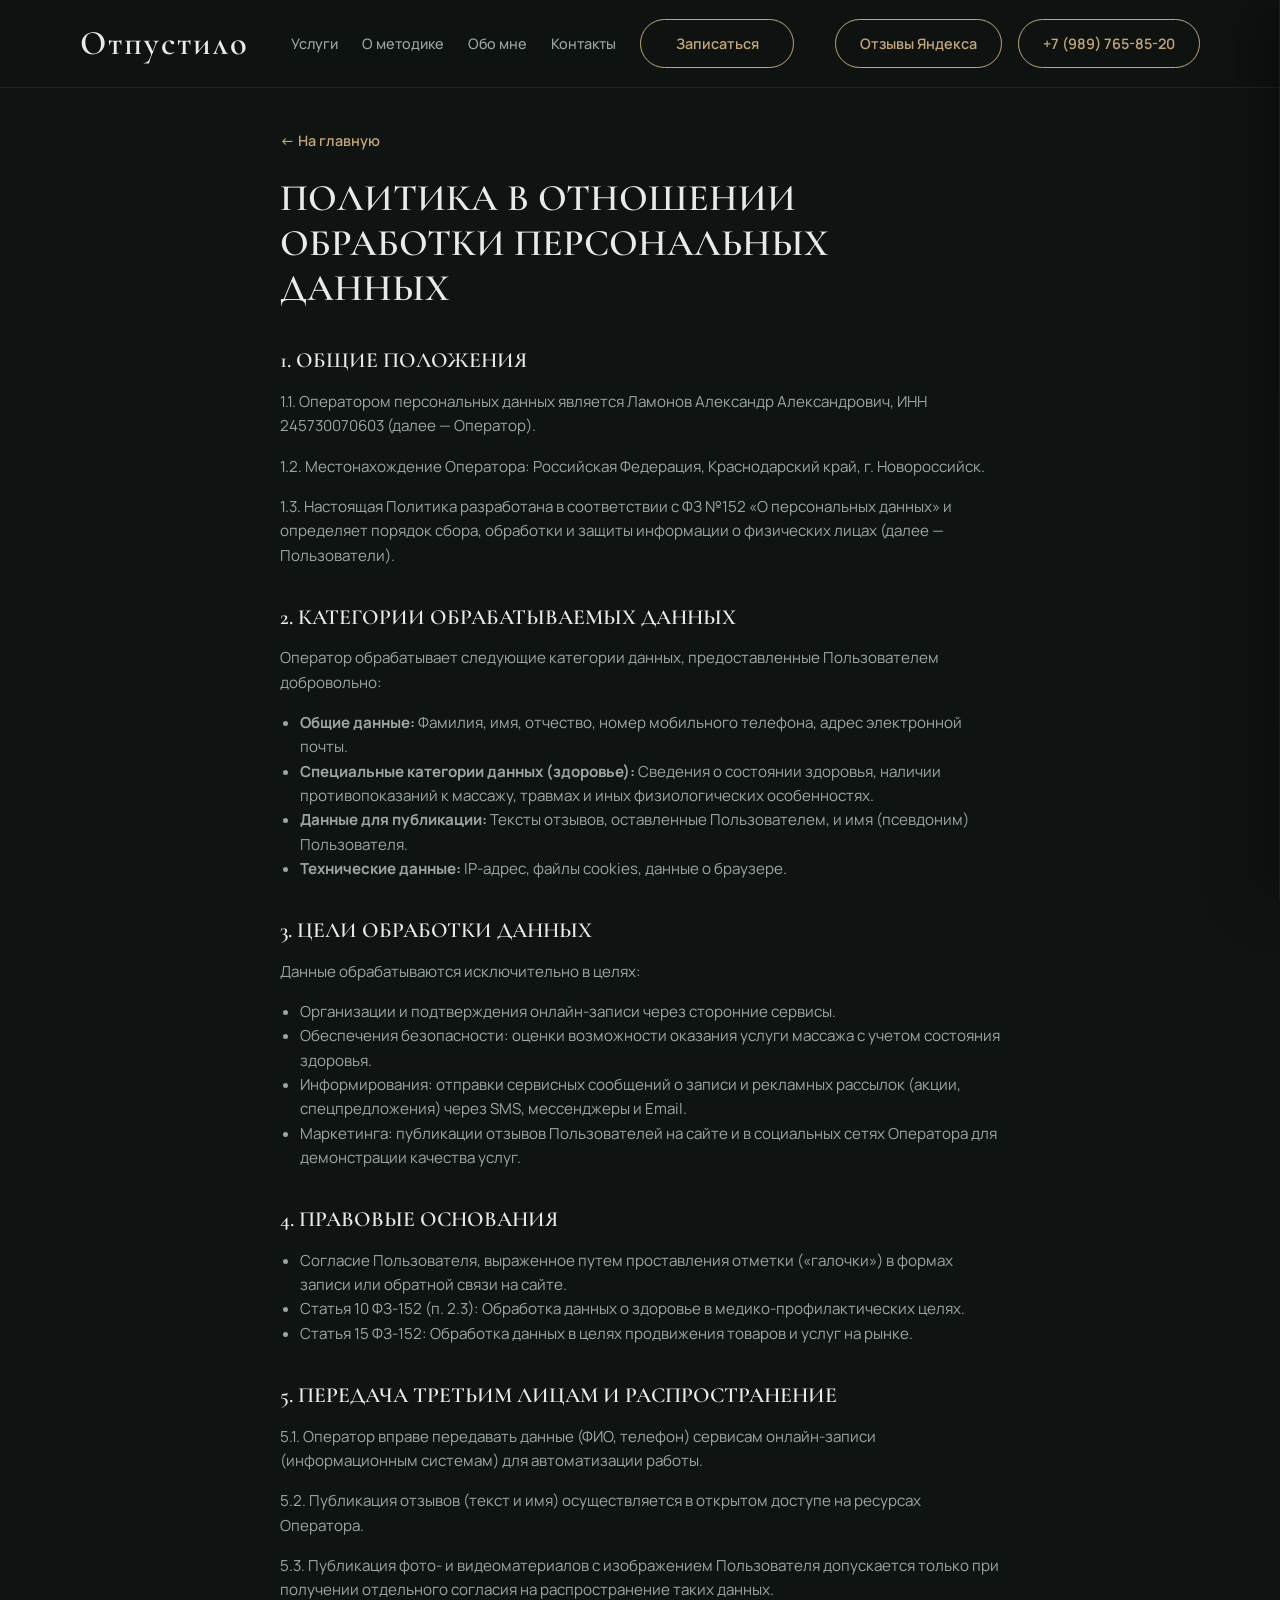
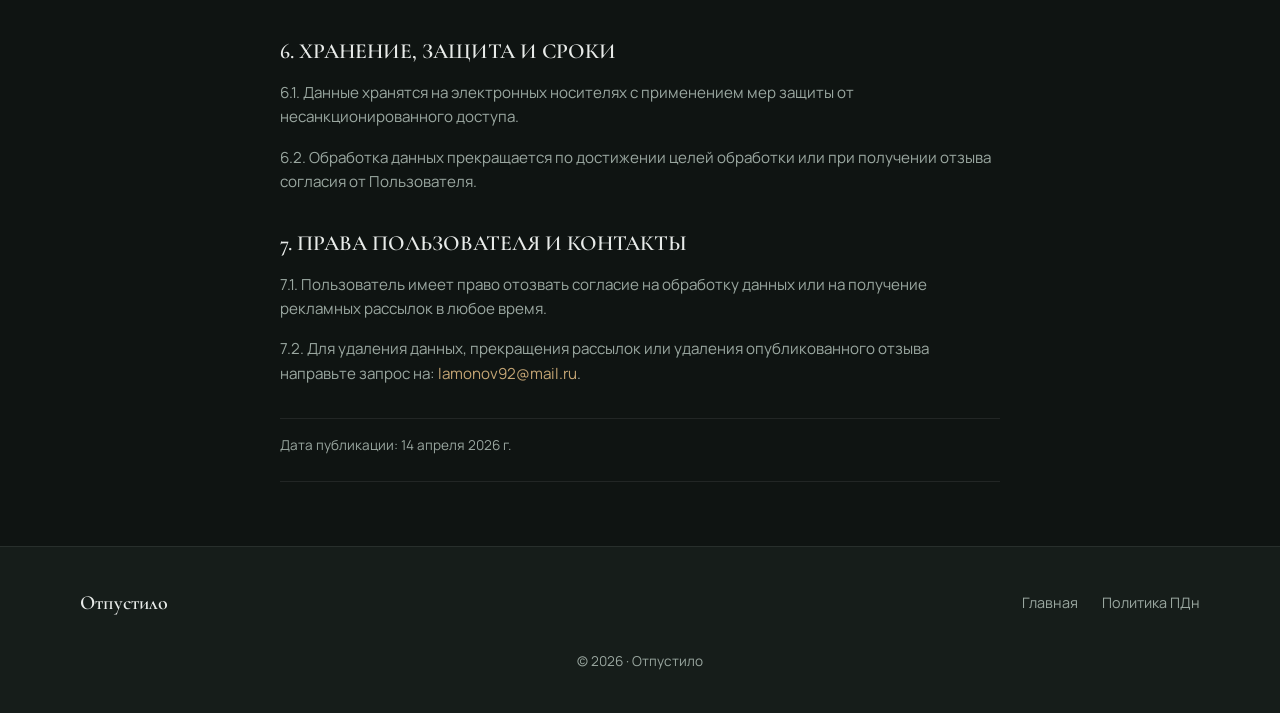
<file: privacy.html>
<!DOCTYPE html>
<html lang="ru">
<head>
  <meta charset="UTF-8" />
  <meta name="viewport" content="width=device-width, initial-scale=1.0" />
  <meta name="description" content="Политика в отношении обработки персональных данных — Отпустило." />
  <title>Политика обработки персональных данных — Отпустило</title>
  <link rel="preconnect" href="https://fonts.googleapis.com" />
  <link rel="preconnect" href="https://fonts.gstatic.com" crossorigin />
  <link href="https://fonts.googleapis.com/css2?family=Cormorant+Garamond:ital,wght@0,400;0,600;0,700;1,400&family=Manrope:wght@300;400;500;600;700&display=swap" rel="stylesheet" />
  <link rel="stylesheet" href="styles.css" />
  
  <link rel="icon" href="data:image/svg+xml,<svg xmlns=%22http://www.w3.org/2000/svg%22 viewBox=%220 0 100 100%22><text y=%22.9em%22 font-size=%2290%22>🌿</text></svg>">
</head>
<body class="page-privacy">
  <header class="header">
    <div class="container header__inner">
      <a class="logo logo--header-wide" href="index.html">Отпустило</a>
      <nav class="nav nav--desktop" id="nav-desktop" aria-label="Основное меню">
        <a href="index.html#services">Услуги</a>
        <a href="index.html#about">О методике</a>
        <a href="index.html#about-me">Обо мне</a>
        <a href="index.html#contacts">Контакты</a>
        <a class="btn btn--header nav-desktop__cta" href="index.html#booking">Записаться</a>
      </nav>
      <div class="header__toolbar">
        <a class="btn btn--header btn--reviews-link" href="index.html#reviews">Отзывы Яндекса</a>
        <a class="btn btn--header btn--phone" href="tel:+79897658520">+7 (989) 765-85-20</a>
        <button
          class="burger"
          type="button"
          aria-label="Открыть меню"
          id="burger"
          aria-expanded="false"
          aria-controls="mobile-nav-drawer"
        >
          <span></span><span></span><span></span>
        </button>
      </div>
    </div>
  </header>

  <div class="mobile-nav-overlay" id="mobile-nav-overlay" tabindex="-1" aria-hidden="true"></div>
  <aside class="mobile-nav-drawer" id="mobile-nav-drawer" aria-label="Меню сайта" aria-hidden="true">
    <nav class="mobile-nav__list" id="nav">
      <a class="mobile-nav__link" href="index.html#services">Услуги</a>
      <a class="mobile-nav__link" href="index.html#about">О методике</a>
      <a class="mobile-nav__link" href="index.html#about-me">Обо мне</a>
      <a class="mobile-nav__link" href="index.html#contacts">Контакты</a>
      <a class="btn btn--primary mobile-nav__cta" href="index.html#booking">Записаться</a>
    </nav>
  </aside>

  <main class="legal-page">
    <div class="container">
      <a class="legal-page__back" href="index.html">← На главную</a>
      <article class="legal-doc">
        <h1>ПОЛИТИКА В ОТНОШЕНИИ ОБРАБОТКИ ПЕРСОНАЛЬНЫХ ДАННЫХ</h1>

        <h2>1. ОБЩИЕ ПОЛОЖЕНИЯ</h2>
        <p>1.1. Оператором персональных данных является Ламонов Александр Александрович, ИНН 245730070603 (далее — Оператор).</p>
        <p>1.2. Местонахождение Оператора: Российская Федерация, Краснодарский край, г. Новороссийск.</p>
        <p>1.3. Настоящая Политика разработана в соответствии с ФЗ №152 «О персональных данных» и определяет порядок сбора, обработки и защиты информации о физических лицах (далее — Пользователи).</p>

        <h2>2. КАТЕГОРИИ ОБРАБАТЫВАЕМЫХ ДАННЫХ</h2>
        <p>Оператор обрабатывает следующие категории данных, предоставленные Пользователем добровольно:</p>
        <ul>
          <li><strong>Общие данные:</strong> Фамилия, имя, отчество, номер мобильного телефона, адрес электронной почты.</li>
          <li><strong>Специальные категории данных (здоровье):</strong> Сведения о состоянии здоровья, наличии противопоказаний к массажу, травмах и иных физиологических особенностях.</li>
          <li><strong>Данные для публикации:</strong> Тексты отзывов, оставленные Пользователем, и имя (псевдоним) Пользователя.</li>
          <li><strong>Технические данные:</strong> IP-адрес, файлы cookies, данные о браузере.</li>
        </ul>

        <h2>3. ЦЕЛИ ОБРАБОТКИ ДАННЫХ</h2>
        <p>Данные обрабатываются исключительно в целях:</p>
        <ul>
          <li>Организации и подтверждения онлайн-записи через сторонние сервисы.</li>
          <li>Обеспечения безопасности: оценки возможности оказания услуги массажа с учетом состояния здоровья.</li>
          <li>Информирования: отправки сервисных сообщений о записи и рекламных рассылок (акции, спецпредложения) через SMS, мессенджеры и Email.</li>
          <li>Маркетинга: публикации отзывов Пользователей на сайте и в социальных сетях Оператора для демонстрации качества услуг.</li>
        </ul>

        <h2>4. ПРАВОВЫЕ ОСНОВАНИЯ</h2>
        <ul>
          <li>Согласие Пользователя, выраженное путем проставления отметки («галочки») в формах записи или обратной связи на сайте.</li>
          <li>Статья 10 ФЗ-152 (п. 2.3): Обработка данных о здоровье в медико-профилактических целях.</li>
          <li>Статья 15 ФЗ-152: Обработка данных в целях продвижения товаров и услуг на рынке.</li>
        </ul>

        <h2>5. ПЕРЕДАЧА ТРЕТЬИМ ЛИЦАМ И РАСПРОСТРАНЕНИЕ</h2>
        <p>5.1. Оператор вправе передавать данные (ФИО, телефон) сервисам онлайн-записи (информационным системам) для автоматизации работы.</p>
        <p>5.2. Публикация отзывов (текст и имя) осуществляется в открытом доступе на ресурсах Оператора.</p>
        <p>5.3. Публикация фото- и видеоматериалов с изображением Пользователя допускается только при получении отдельного согласия на распространение таких данных.</p>

        <h2>6. ХРАНЕНИЕ, ЗАЩИТА И СРОКИ</h2>
        <p>6.1. Данные хранятся на электронных носителях с применением мер защиты от несанкционированного доступа.</p>
        <p>6.2. Обработка данных прекращается по достижении целей обработки или при получении отзыва согласия от Пользователя.</p>

        <h2>7. ПРАВА ПОЛЬЗОВАТЕЛЯ И КОНТАКТЫ</h2>
        <p>7.1. Пользователь имеет право отозвать согласие на обработку данных или на получение рекламных рассылок в любое время.</p>
        <p>7.2. Для удаления данных, прекращения рассылок или удаления опубликованного отзыва направьте запрос на: <a href="mailto:lamonov92@mail.ru">lamonov92@mail.ru</a>.</p>

        <p class="legal-meta" style="margin-top: 2rem; padding-top: 1rem; border-top: 1px solid var(--line); margin-bottom: 0;">
          Дата публикации: 14 апреля 2026 г.
        </p>
      </article>
    </div>
  </main>

  <footer class="footer">
    <div class="container footer__inner">
      <span class="footer__logo">Отпустило</span>
      <nav class="footer__nav">
        <a href="index.html">Главная</a>
        <a href="privacy.html">Политика ПДн</a>
      </nav>
      <p class="footer__copy">© <span id="year"></span> · Отпустило</p>
    </div>
  </footer>

  <script src="script.js"></script>
</body>
</html>
</file>
<file: styles.css>
:root {
  --bg: #0f1412;
  --bg-elevated: #161d1a;
  --surface: #1c2521;
  --text: #e8ebe9;
  --text-muted: #9aa7a0;
  --accent: #c4a574;
  --accent-hover: #d4b98a;
  --accent-soft: rgba(196, 165, 116, 0.15);
  --line: rgba(255, 255, 255, 0.08);
  --font-body: "Manrope", system-ui, sans-serif;
  --font-display: "Cormorant Garamond", Georgia, serif;
  --radius: 12px;
  --shadow: 0 24px 60px rgba(0, 0, 0, 0.45);
}

*,
*::before,
*::after {
  box-sizing: border-box;
}

a,
button,
input,
select,
textarea {
  -webkit-tap-highlight-color: transparent;
}

html {
  scroll-behavior: smooth;
  overflow-x: clip;
  max-width: 100%;
}

body {
  margin: 0;
  font-family: var(--font-body);
  font-size: 1rem;
  line-height: 1.6;
  color: var(--text);
  background: var(--bg);
  overflow-x: clip;
  max-width: 100%;
}

.scroll-progress {
  position: fixed;
  top: 0;
  left: 0;
  height: 3px;
  width: 0%;
  max-width: 100%;
  z-index: 400;
  pointer-events: none;
  background: var(--accent);
  /* Только вниз — горизонтальное свечение даёт полосу и скролл на узких экранах */
  box-shadow: 0 4px 14px rgba(196, 165, 116, 0.42);
  transform-origin: left center;
}

@keyframes scroll-progress-shimmer {
  0% {
    background-position: 0% 50%;
  }
  100% {
    background-position: 200% 50%;
  }
}

html.has-scroll-fx .reveal-on-scroll:not(.is-inview) {
  opacity: 0;
  transform: translate3d(0, 40px, 0);
}

html.has-scroll-fx .reveal-on-scroll.is-inview {
  opacity: 1;
  transform: translate3d(0, 0, 0);
  transition:
    opacity 0.85s cubic-bezier(0.22, 1, 0.36, 1),
    transform 0.9s cubic-bezier(0.22, 1, 0.36, 1);
}

@media (prefers-reduced-motion: reduce) {
  .scroll-progress {
    display: none;
    animation: none;
  }

  html.has-scroll-fx .reveal-on-scroll:not(.is-inview) {
    opacity: 1;
    transform: none;
  }

  html.has-scroll-fx .reveal-on-scroll.is-inview {
    transition: none;
  }

  .hero__bg {
    transform: none !important;
  }
}

img {
  max-width: 100%;
  height: auto;
  display: block;
}

a {
  color: var(--accent);
  text-decoration: none;
  transition: color 0.2s ease;
}

a:hover {
  color: var(--accent-hover);
}

.container {
  width: min(1120px, 100% - 40px);
  margin-inline: auto;
}

.top-bar {
  background: var(--bg-elevated);
  border-bottom: 1px solid var(--line);
  font-size: 0.85rem;
  color: var(--text-muted);
}

.top-bar__inner {
  display: flex;
  justify-content: space-between;
  align-items: center;
  padding: 10px 0;
  gap: 1rem;
  flex-wrap: wrap;
}

.top-bar__phone {
  color: var(--text);
  font-weight: 600;
}

.top-bar__reviews {
  color: var(--accent);
  font-weight: 600;
  font-size: 0.82rem;
  white-space: nowrap;
}

.top-bar__reviews:hover {
  color: var(--accent-hover);
}

.header {
  position: sticky;
  top: 0;
  z-index: 120;
  background: rgba(15, 20, 18, 0.92);
  backdrop-filter: blur(12px);
  border-bottom: 1px solid var(--line);
  transition: box-shadow 0.35s ease, border-color 0.35s ease;
}

.header.is-scrolled {
  box-shadow: 0 18px 48px rgba(0, 0, 0, 0.42);
  border-bottom-color: rgba(196, 165, 116, 0.12);
}

.header__inner {
  display: flex;
  align-items: center;
  justify-content: space-between;
  gap: 1rem;
  padding: 16px 0;
  flex-wrap: nowrap;
}

.header__toolbar {
  display: flex;
  align-items: center;
  justify-content: flex-end;
  gap: 1rem;
  flex-shrink: 1;
  min-width: 0;
  max-width: 100%;
  flex-wrap: wrap;
}

.nav--desktop {
  display: none;
  align-items: center;
  gap: 0.85rem 1.15rem;
  flex-wrap: wrap;
  justify-content: center;
  flex: 1 1 auto;
  min-width: 0;
}

.nav--desktop a:not(.btn) {
  color: var(--text-muted);
  font-size: 0.9rem;
  font-weight: 500;
  text-decoration: none;
  transition: color 0.2s;
}

.nav--desktop a:not(.btn):hover {
  color: var(--text);
}

.nav-desktop__cta {
  flex-shrink: 0;
}

@media (max-width: 1200px) {
  .header__toolbar {
    flex-wrap: nowrap;
    gap: 0.65rem;
    flex: 1 1 auto;
    justify-content: flex-end;
  }
  
  .logo--header-wide {
    font-size: clamp(2.5rem, 5vw, 3.75rem); /* Размер заголовка Hero */
    flex: 0 1 auto;
    margin-right: auto;
    line-height: 1;
  }

  .nav-desktop__cta {
    display: none !important;
  }

  .nav--desktop {
    display: none !important;
  }

  .desktop-only {
    display: none !important;
  }

  .btn--header {
    min-width: 0; /* Сбрасываем жесткую ширину на мобильных, где кнопки скрыты или другие */
  }

  .burger {
    display: flex !important;
  }
}

@media (min-width: 1201px) {
  .nav--desktop {
    display: flex;
    gap: 0.85rem 1.5rem;
    margin-right: 1rem;
  }

  .burger {
    display: none !important;
  }

  .logo--header-wide {
    flex: 0 1 auto;
    font-size: clamp(1.35rem, 2.4vw, 1.95rem);
  }
}

.btn--reviews-link {
  white-space: nowrap;
}

/* Privacy page: hide header buttons on mobile portrait so they don't overlap the logo.
   Keep them on desktop and tablet landscape. */
@media (max-width: 900px) and (orientation: portrait) {
  .page-privacy .header__toolbar .btn--header {
    display: none !important;
  }
}

.logo {
  font-family: var(--font-display);
  font-size: 1.5rem;
  font-weight: 600;
  letter-spacing: 0.04em;
  color: var(--text);
}

.logo--header-wide {
  flex: 1 1 auto;
  min-width: 0;
  font-size: clamp(1.55rem, 4.2vw, 2.15rem);
  letter-spacing: 0.06em;
}

.logo:hover {
  color: var(--accent);
}

.mobile-nav-overlay {
  position: fixed;
  inset: 0;
  z-index: 110;
  background: rgba(0, 0, 0, 0.52);
  opacity: 0;
  visibility: hidden;
  transition: opacity 0.28s ease, visibility 0.28s ease;
}

body.nav-open .mobile-nav-overlay {
  opacity: 1;
  visibility: visible;
}

.mobile-nav-drawer {
  position: fixed;
  top: 0;
  right: 0;
  bottom: 0;
  z-index: 125;
  display: flex;
  flex-direction: column;
  align-items: flex-end;
  width: auto;
  max-width: min(92vw, 100%);
  height: 100vh;
  height: 100dvh;
  min-height: 100vh;
  min-height: 100dvh;
  padding: calc(5.5rem + env(safe-area-inset-top, 0px)) 1.25rem 2rem;
  padding-bottom: calc(2rem + env(safe-area-inset-bottom, 0px));
  padding-left: 1.35rem;
  background: linear-gradient(180deg, var(--surface) 0%, var(--bg-elevated) 100%);
  border-left: 1px solid var(--line);
  box-shadow: -24px 0 48px rgba(0, 0, 0, 0.35);
  transform: translateX(100%);
  transition: transform 0.32s cubic-bezier(0.22, 1, 0.36, 1);
  overflow-y: auto;
  box-sizing: border-box;
}

body.nav-open .mobile-nav-drawer {
  transform: translateX(0);
}

.mobile-nav__list {
  display: flex;
  flex-direction: column;
  gap: 0;
  width: max-content;
  max-width: 100%;
}

.mobile-nav__link {
  display: block;
  padding: 1rem 0;
  font-size: 1.05rem;
  font-weight: 600;
  color: var(--text);
  border-bottom: 1px solid var(--line);
  transition: color 0.2s;
  white-space: nowrap;
}

.mobile-nav__link:hover {
  color: var(--accent);
}

.btn {
  display: inline-flex;
  align-items: center;
  justify-content: center;
  padding: 12px 24px;
  font-family: inherit;
  font-size: 0.9rem;
  font-weight: 600;
  border: none;
  border-radius: 999px;
  cursor: pointer;
  transition: background 0.2s, color 0.2s, border-color 0.2s;
}

.btn--header {
  background: transparent;
  color: var(--accent);
  border: 1px solid var(--accent);
  /* Задаем минимальную ширину, чтобы кнопки в шапке были одинаковыми */
  min-width: 154px;
}

.btn--header:hover {
  background: var(--accent-soft);
}

.btn--primary {
  background: var(--accent);
  color: #1a1510;
}

.btn--primary:hover {
  background: var(--accent-hover);
  color: #1a1510;
}

.mobile-nav-drawer .mobile-nav__cta.btn.btn--primary {
  margin-top: 1.35rem;
  align-self: flex-start;
  padding: 0.42rem 1rem;
  font-size: 1.05rem;
  font-weight: 600;
  line-height: 1.35;
}

.btn--ghost {
  background: transparent;
  color: var(--text);
  border: 1px solid var(--line);
}

.btn--ghost:hover {
  border-color: var(--accent);
  color: var(--accent);
}

.btn--light {
  background: var(--text);
  color: var(--bg);
}

.btn--light:hover {
  background: var(--accent-hover);
  color: #1a1510;
}

.btn--block {
  width: 100%;
}

.btn--small {
  padding: 8px 16px;
  font-size: 0.85rem;
}

.burger {
  display: flex;
  flex-direction: column;
  justify-content: center;
  gap: 5px;
  padding: 10px;
  margin: -10px -10px -10px 0;
  background: none;
  border: none;
  cursor: pointer;
}

.burger span {
  display: block;
  width: 22px;
  height: 2px;
  background: var(--text);
  transition: transform 0.25s ease, opacity 0.25s ease;
}

body.nav-open .burger span:nth-child(1) {
  transform: translateY(7px) rotate(45deg);
}

body.nav-open .burger span:nth-child(2) {
  opacity: 0;
}

body.nav-open .burger span:nth-child(3) {
  transform: translateY(-7px) rotate(-45deg);
}

@media (prefers-reduced-motion: reduce) {
  .mobile-nav-drawer,
  .mobile-nav-overlay {
    transition: none;
  }

  body.nav-open .burger span:nth-child(1),
  body.nav-open .burger span:nth-child(3) {
    transform: none;
  }

  body.nav-open .burger span:nth-child(2) {
    opacity: 1;
  }
}

.hero {
  position: relative;
  min-height: min(88vh, 720px);
  display: flex;
  align-items: center;
  padding: 4rem 0 5rem;
  overflow: hidden;
}

@media (max-width: 768px) {
  .hero {
    min-height: auto;
    padding: 4rem 0 3.5rem;
  }
}

.hero__bg {
  position: absolute;
  inset: -8%;
  background:
    radial-gradient(ellipse 80% 50% at 50% -20%, rgba(196, 165, 116, 0.22) 0%, rgba(196, 165, 116, 0.1) 40%, rgba(196, 165, 116, 0) 80%),
    radial-gradient(ellipse 60% 40% at 100% 50%, rgba(80, 120, 100, 0.12) 0%, rgba(80, 120, 100, 0.05) 40%, rgba(80, 120, 100, 0) 80%),
    linear-gradient(180deg, var(--bg) 0%, var(--bg-elevated) 100%);
  pointer-events: none;
  will-change: transform;
  transform: translate3d(0, 0, 0) scale(1.08);
  transform-origin: center 30%;
}

.hero__content {
  position: relative;
  max-width: 720px;
}

.hero__eyebrow {
  text-transform: uppercase;
  letter-spacing: 0.2em;
  font-size: 0.72rem;
  color: var(--accent);
  margin: 0 0 1rem;
}

.hero__eyebrow-top,
.hero__eyebrow-bottom {
  display: inline;
}

@media (max-width: 430px) {
  .hero__eyebrow-top {
    white-space: nowrap;
  }

  .hero__eyebrow-bottom {
    display: block;
  }
}

.hero__title {
  font-family: var(--font-display);
  font-size: clamp(2.5rem, 5vw, 3.75rem);
  font-weight: 600;
  line-height: 1.12;
  margin: 0 0 1.25rem;
  letter-spacing: 0.02em;
}

.hero__title em {
  font-style: italic;
  color: var(--accent);
}

.hero__text {
  font-size: 1.1rem;
  color: var(--text-muted);
  margin: 0 0 2rem;
  max-width: 540px;
}

.hero__actions {
  display: flex;
  flex-wrap: wrap;
  gap: 1rem;
}

.hero__actions .btn--hero-promo {
  padding: 17px 36px;
  font-size: 1.05rem;
  min-height: 54px;
}

@media (max-width: 480px) {
  .hero__actions .btn--hero-promo {
    flex: 1 1 auto;
    min-width: min(100%, 240px);
    justify-content: center;
  }
}

.trust {
  border-block: 1px solid var(--line);
  background: var(--bg-elevated);
}

.trust__grid {
  display: grid;
  grid-template-columns: repeat(2, minmax(0, 1fr));
  gap: 0;
  width: 100%;
  min-width: 0;
  box-sizing: border-box;
  border: 1px solid var(--line);
  background: var(--bg-elevated);
}

.trust__item {
  background: var(--bg-elevated);
  padding: 1.75rem 1.25rem;
  text-align: center;
  min-width: 0;
}

.trust__item:nth-child(1),
.trust__item:nth-child(3) {
  border-right: 1px solid var(--line);
}

.trust__item:nth-child(1),
.trust__item:nth-child(2) {
  border-bottom: 1px solid var(--line);
}

.trust__item strong {
  display: block;
  font-family: var(--font-display);
  font-size: 1.6rem;
  color: var(--accent);
  margin-bottom: 0.35rem;
}

.trust__item:first-child strong {
  font-size: clamp(2.05rem, 6.5vw, 2.65rem);
  line-height: 1.08;
  letter-spacing: 0.02em;
}

.trust__item span {
  font-size: 1rem;
  color: var(--text-muted);
}

/* На узких экранах сетка на всю ширину — иначе сбоку виден более тёмный фон body */
@media (max-width: 992px) {
  .trust > .container.trust__grid {
    width: 100%;
    max-width: none;
    margin-inline: 0;
  }
}

.section {
  padding: 5rem 0;
}

@media (max-width: 992px) {
  .section {
    padding: 12rem 0;
  }
}

section#about-me.section {
  padding-bottom: 2rem;
}

section#booking.section {
  padding-top: 2rem;
}

.section--alt {
  background: var(--bg-elevated);
}

.section__head {
  text-align: center;
  max-width: 560px;
  margin: 0 auto 3rem;
}

.section__title {
  font-family: var(--font-display);
  font-size: clamp(2rem, 4vw, 2.75rem);
  font-weight: 600;
  margin: 0 0 0.75rem;
  letter-spacing: 0.02em;
}

.section__lead {
  margin: 0;
  color: var(--text-muted);
  font-size: 1.05rem;
}

.section--services {
  position: relative;
  isolation: isolate;
  overflow: hidden;
}

.section--services__bg {
  position: absolute;
  inset: 0;
  z-index: 0;
  background-color: var(--bg);
  background-image:
    linear-gradient(180deg, rgba(15, 20, 18, 0.92) 0%, rgba(15, 20, 18, 0.82) 42%, rgba(15, 20, 18, 0.94) 100%),
    linear-gradient(105deg, rgba(15, 20, 18, 0.55) 0%, rgba(15, 20, 18, 0) 42%, rgba(15, 20, 18, 0) 58%, rgba(15, 20, 18, 0.5) 100%),
    url("images/services-bg.jpg");
  background-size: cover;
  background-position: center 40%;
  background-repeat: no-repeat;
}

.section--services__content {
  position: relative;
  z-index: 1;
}

.section--services .section__lead {
  color: rgba(232, 235, 233, 0.88);
  text-shadow: 0 1px 24px rgba(0, 0, 0, 0.35);
}

.section--services .section__title {
  text-shadow: 0 1px 32px rgba(0, 0, 0, 0.4);
}

.cards {
  display: grid;
  grid-template-columns: repeat(3, 1fr);
  gap: 1.5rem;
}

.services-carousel {
  position: relative;
}

.services-carousel__track-wrap {
  position: relative;
}

.services-carousel__nav {
  display: none;
  align-items: center;
  justify-content: center;
  gap: 0.75rem;
  margin-top: 1.1rem;
  padding: 0 2px;
}

.services-carousel__btn {
  flex-shrink: 0;
  display: inline-flex;
  align-items: center;
  justify-content: center;
  min-width: 44px;
  min-height: 44px;
  padding: 0 12px;
  border-radius: 999px;
  border: 1px solid var(--line);
  background: transparent;
  color: var(--accent);
  cursor: pointer;
  transition: background 0.2s, border-color 0.2s, color 0.2s, opacity 0.2s;
}

.services-carousel__btn:hover:not(:disabled) {
  background: var(--accent-soft);
  border-color: rgba(196, 165, 116, 0.45);
  color: var(--accent-hover);
}

.services-carousel__btn:disabled {
  opacity: 0.35;
  cursor: not-allowed;
}

.services-carousel__btn-icon {
  display: block;
  width: 10px;
  height: 10px;
  border-left: 2px solid currentColor;
  border-bottom: 2px solid currentColor;
}

.services-carousel__btn-icon--prev {
  transform: rotate(45deg);
  margin-left: 2px;
}

.services-carousel__btn-icon--next {
  transform: rotate(-135deg);
  margin-right: 2px;
}

.services-carousel__dots {
  display: flex;
  flex-wrap: wrap;
  align-items: center;
  justify-content: center;
  gap: 0.45rem;
  flex: 1 1 auto;
  min-width: 0;
  max-width: min(100%, 220px);
}

.services-carousel__dot {
  flex-shrink: 0;
  width: 8px;
  height: 8px;
  padding: 0;
  border: none;
  border-radius: 999px;
  background: rgba(255, 255, 255, 0.18);
  cursor: pointer;
  transition: background 0.2s, transform 0.2s;
}

.services-carousel__dot:hover {
  background: rgba(196, 165, 116, 0.55);
}

.services-carousel__dot.is-active {
  background: var(--accent);
  transform: scale(1.15);
}

@media (max-width: 992px) {
  .section--services__bg {
    background-image: none;
    background: var(--surface);
  }

  .cards {
    display: flex;
    gap: 1rem;
    overflow-x: auto;
    overflow-y: hidden;
    scroll-snap-type: x mandatory;
    -webkit-overflow-scrolling: touch;
    padding-bottom: 0.35rem;
    scrollbar-width: none;
  }

  .cards::-webkit-scrollbar {
    display: none;
  }

  .cards .card {
    flex: 0 0 min(78vw, 300px);
    scroll-snap-align: start;
    scroll-snap-stop: always;
    box-shadow: none;
    background: var(--bg-elevated);
    border-color: rgba(196, 165, 116, 0.2);
  }

  .services-carousel__nav {
    display: flex;
  }
}

.card {
  display: flex;
  flex-direction: column;
  background: var(--surface);
  border: 1px solid var(--line);
  border-radius: var(--radius);
  padding: 0;
  overflow: hidden;
  box-shadow: var(--shadow);
  transition: border-color 0.2s, transform 0.2s;
}

.card__content {
  display: flex;
  flex-direction: column;
  flex: 1;
  padding: 1.35rem 1.75rem 1.75rem;
  background-color: inherit;
  position: relative;
  z-index: 1;
  margin-top: -2px;
}

.card__media {
  position: relative;
  height: clamp(148px, 24vw, 210px);
  flex-shrink: 0;
  background-color: #1a221e;
  overflow: hidden;
}

.card__media-img {
  width: 100%;
  height: 100%;
  object-fit: cover;
  object-position: center;
  display: block;
  transform: translateZ(0); /* Исправление ряби/муара на некоторых экранах */
  backface-visibility: hidden;
  -webkit-user-drag: none;
}

.card__media::after {
  content: "";
  position: absolute;
  inset: 0;
  background: linear-gradient(
    to top,
    var(--surface) 0%,
    rgba(28, 37, 33, 0.8) 15%,
    rgba(28, 37, 33, 0.45) 45%,
    rgba(28, 37, 33, 0.08) 80%,
    rgba(28, 37, 33, 0) 100%
  );
  pointer-events: none;
}

@media (max-width: 768px) {
  .cards .card__media::after {
    background: linear-gradient(
      to top,
      #161d1a 0%,
      rgba(22, 29, 26, 0.8) 15%,
      rgba(22, 29, 26, 0.45) 45%,
      rgba(22, 29, 26, 0.08) 80%,
      rgba(22, 29, 26, 0) 100%
    );
  }
}

.card:hover {
  border-color: rgba(196, 165, 116, 0.35);
  transform: translateY(-2px);
}

.card__icon {
  display: inline-block;
  width: 40px;
  height: 4px;
  background: var(--accent);
  border-radius: 2px;
  margin-bottom: 1rem;
  opacity: 0.8;
}

.card__title {
  font-family: var(--font-display);
  font-size: 1.5rem;
  margin: 0 0 0.5rem;
}

.card__meta {
  display: flex;
  align-items: center;
  gap: 0.75rem;
  margin-bottom: 0.75rem;
  font-size: 0.9rem;
}

.card__price {
  font-weight: 700;
  color: var(--accent);
  font-size: 1rem;
}

.card__duration {
  color: var(--text-muted);
  font-weight: 500;
}

.card__text {
  flex: 1;
  margin: 0;
  color: var(--text-muted);
  font-size: 0.95rem;
}

.card__actions {
  margin-top: 1.35rem;
  padding-top: 1rem;
  border-top: 1px solid var(--line);
}

.service-dialog {
  width: min(560px, calc(100% - 32px));
  max-height: min(88vh, 720px);
  margin: auto;
  padding: 0;
  border: 1px solid var(--line);
  border-radius: var(--radius);
  background: linear-gradient(145deg, var(--surface), var(--bg-elevated));
  color: var(--text);
  box-shadow: var(--shadow);
}

.service-dialog::-webkit-scrollbar {
  display: none;
}

.service-dialog::backdrop {
  background: rgba(0, 0, 0, 0.75);
  backdrop-filter: blur(4px);
  scrollbar-width: none;
  -ms-overflow-style: none;
}

.service-dialog::backdrop::-webkit-scrollbar {
  display: none;
}

dialog {
  scrollbar-width: none !important;
  -ms-overflow-style: none !important;
}

dialog::-webkit-scrollbar {
  display: none !important;
}

.service-dialog__inner {
  display: flex;
  flex-direction: column;
  max-height: min(88vh, 720px);
}

.service-dialog__head {
  display: flex;
  align-items: flex-start;
  justify-content: space-between;
  gap: 1rem;
  padding: 1.25rem 1.25rem 0.75rem;
  border-bottom: 1px solid var(--line);
  flex-shrink: 0;
}

.service-dialog__title {
  font-family: var(--font-display);
  font-size: 1.65rem;
  font-weight: 600;
  margin: 0;
  line-height: 1.2;
  padding-right: 0.5rem;
}

.service-dialog__close {
  flex-shrink: 0;
  width: 40px;
  height: 40px;
  margin: -0.35rem -0.35rem 0 0;
  border: none;
  border-radius: 8px;
  background: transparent;
  color: var(--text-muted);
  font-size: 1.75rem;
  line-height: 1;
  cursor: pointer;
  transition: color 0.2s, background 0.2s;
}

.service-dialog__close:hover {
  color: var(--text);
  background: var(--accent-soft);
}

.service-dialog__body {
  padding: 1.25rem 1.5rem 1.5rem;
  overflow-y: auto;
  flex: 1;
  scrollbar-width: thin;
  scrollbar-color: var(--accent) var(--bg-elevated);
}

.service-dialog__body::-webkit-scrollbar {
  width: 6px;
}

.service-dialog__body::-webkit-scrollbar-track {
  background: var(--bg-elevated);
}

.service-dialog__body::-webkit-scrollbar-thumb {
  background: var(--accent);
  border-radius: 3px;
}

.service-dialog__body p {
  margin: 0 0 1rem;
  color: var(--text-muted);
  font-size: 0.95rem;
}

.service-dialog__body p:last-child {
  margin-bottom: 0;
}

.service-dialog__subtitle {
  font-size: 0.72rem;
  font-weight: 700;
  text-transform: uppercase;
  letter-spacing: 0.12em;
  color: var(--accent);
  margin: 1.25rem 0 0.5rem;
}

.service-dialog__subtitle:first-child {
  margin-top: 0;
}

.service-dialog__note {
  font-size: 0.9rem !important;
  border-left: 3px solid var(--accent);
  padding-left: 1rem;
  color: var(--text) !important;
}

.service-dialog__foot {
  display: flex;
  flex-wrap: wrap;
  gap: 0.75rem;
  padding: 1rem 1.25rem 1.25rem;
  border-top: 1px solid var(--line);
  flex-shrink: 0;
}

.service-dialog__foot .btn--primary {
  flex: 1;
  min-width: 140px;
}

.split {
  display: grid;
  grid-template-columns: 1fr 1fr;
  gap: 3rem;
  align-items: center;
}

.split__p {
  color: var(--text-muted);
  margin: 0 0 1rem;
}

.checklist {
  margin: 1.5rem 0 0;
  padding: 0;
  list-style: none;
}

.checklist li {
  position: relative;
  padding-left: 1.5rem;
  margin-bottom: 0.65rem;
  color: var(--accent);
}

.checklist li::before {
  content: "";
  position: absolute;
  left: 0;
  top: 0.55em;
  width: 8px;
  height: 8px;
  border-radius: 50%;
  background: var(--accent);
  opacity: 0.85;
}

.split__panel {
  background: linear-gradient(145deg, var(--surface), var(--bg));
  border: 1px solid var(--line);
  border-radius: var(--radius);
  padding: 2.5rem;
  min-height: 280px;
  display: flex;
  align-items: center;
}

@media (max-width: 768px) {
  .split__panel {
    min-height: auto;
    padding: 1.75rem 1.5rem;
  }
}

.split__panel blockquote {
  margin: 0;
  font-family: var(--font-display);
  font-size: 1.45rem;
  font-style: italic;
  line-height: 1.45;
  color: var(--accent);
}

.booking {
  display: flex;
  flex-direction: column;
  align-items: center;
  gap: 2rem;
}

.booking__intro {
  text-align: center;
  max-width: 36rem;
  text-wrap: balance;
}

.booking__intro .section__lead {
  text-wrap: balance;
}

.booking__subtitle {
  font-family: var(--font-display);
  font-size: clamp(1.28rem, 2.8vw, 1.75rem);
  font-weight: 600;
  color: var(--text);
  text-wrap: balance;
}

.booking__lead-extra {
  margin: 0;
  color: var(--text-muted);
  font-size: 1.02rem;
  line-height: 1.55;
  text-wrap: balance;
}

.booking-gate__extra {
  margin-top: 2rem;
  padding-top: 2rem;
  text-align: center;
  border-top: 1px solid var(--line);
  position: relative;
}

.booking-gate__extra::before {
  content: "";
  position: absolute;
  top: -3px;
  left: 50%;
  transform: translateX(-50%) rotate(45deg);
  width: 5px;
  height: 5px;
  border: 1px solid var(--accent);
  background-color: var(--bg);
}

.booking-gate__extra .booking__subtitle {
  margin: 0 0 0.6rem;
}

.booking-gate {
  width: 100%;
  max-width: 28rem;
}

.consent--booking {
  margin-bottom: 0.25rem;
  justify-content: center;
  text-align: center;
}

.booking-gate__btn:disabled {
  opacity: 0.42;
  cursor: not-allowed;
}

.booking-gate__hint {
  margin: 0.85rem 0 0;
  font-size: 0.85rem;
  color: var(--text-muted);
  text-align: center;
  line-height: 1.45;
  text-wrap: balance;
}

.booking-gate__write {
  margin-top: 1.15rem;
  color: var(--accent);
  border-color: rgba(196, 165, 116, 0.48);
}

.booking-gate__write:hover {
  border-color: var(--accent);
  background: var(--accent-soft);
  color: var(--accent-hover);
}

.form {
  display: grid;
  grid-template-columns: 1fr 1fr;
  gap: 1.25rem;
}

.field {
  display: flex;
  flex-direction: column;
  gap: 0.4rem;
}

.field--full {
  grid-column: 1 / -1;
}

.field__label {
  font-size: 0.8rem;
  font-weight: 600;
  color: var(--text-muted);
  text-transform: uppercase;
  letter-spacing: 0.06em;
}

.field input,
.field select,
.field textarea {
  font: inherit;
  padding: 12px 14px;
  border-radius: 8px;
  border: 1px solid var(--line);
  background: var(--surface);
  color: var(--text);
}

.field input:focus,
.field select:focus,
.field textarea:focus {
  outline: none;
  border-color: var(--accent);
}

.consent {
  display: flex;
  align-items: flex-start;
  gap: 0.65rem;
  font-size: 0.75rem;
  line-height: 1.45;
  color: var(--text-muted);
}

.consent input {
  margin-top: 0.25rem;
  accent-color: var(--accent);
}

.consent a {
  color: var(--accent);
  text-decoration: underline;
  text-underline-offset: 3px;
}

.consent a:hover {
  color: var(--accent-hover);
}

.cookie a {
  color: var(--accent);
  text-decoration: underline;
  text-underline-offset: 2px;
}

.cookie a:hover {
  color: var(--accent-hover);
}

.legal-page {
  padding: 2.5rem 0 4rem;
}

.legal-page .container {
  width: min(720px, 100% - 40px);
}

.legal-page__back {
  display: inline-block;
  margin-bottom: 1.5rem;
  font-size: 0.9rem;
  font-weight: 600;
  color: var(--accent);
}

.legal-page__back:hover {
  color: var(--accent-hover);
}

.legal-doc h1 {
  font-family: var(--font-display);
  font-size: clamp(1.85rem, 4vw, 2.35rem);
  font-weight: 600;
  margin: 0 0 1rem;
  line-height: 1.2;
}

.legal-doc .legal-meta {
  font-size: 0.85rem;
  color: var(--text-muted);
  margin: 0 0 2rem;
  padding-bottom: 1.5rem;
  border-bottom: 1px solid var(--line);
}

.legal-doc h2 {
  font-family: var(--font-display);
  font-size: 1.35rem;
  font-weight: 600;
  margin: 2rem 0 0.75rem;
  color: var(--text);
}

.legal-doc p,
.legal-doc li {
  color: var(--text-muted);
  font-size: 0.95rem;
}

.legal-doc p {
  margin: 0 0 1rem;
}

.legal-doc ul {
  margin: 0 0 1rem;
  padding-left: 1.25rem;
}

.legal-doc .legal-note {
  padding: 1rem 1.15rem;
  margin: 2rem 0 0;
  border-radius: 8px;
  border: 1px solid var(--line);
  background: var(--accent-soft);
  font-size: 0.9rem;
  color: var(--text);
}

.form__note {
  grid-column: 1 / -1;
  font-size: 0.8rem;
  color: var(--text-muted);
  margin: 0;
}

.form__note code {
  font-size: 0.85em;
  background: var(--bg);
  padding: 2px 6px;
  border-radius: 4px;
}

.about-me__text {
  max-width: 42rem;
  margin: 0 auto 2.5rem;
  text-align: left;
  color: var(--text-muted);
  font-size: 1.05rem;
  line-height: 1.65;
}

.about-me__text p {
  margin: 0 0 1rem;
}

.about-me__text strong {
  color: var(--text);
}

.about-me__content {
  display: grid;
  grid-template-columns: 1fr 1fr 1fr;
  grid-auto-rows: 1fr;
  gap: 1rem;
  align-items: stretch;
}

/* Subgrid: те же 4 дорожки, что у дипломов — нижний край фото совпадает с сеткой справа */
.about-me__photo-column {
  grid-column: 1;
  grid-row: 1 / span 4;
  display: grid;
  grid-template-columns: minmax(0, 1fr);
  grid-template-rows: subgrid;
  min-width: 0;
  min-height: 0;
}

.about-me__photo-column .about-me__photo--1 {
  grid-row: 1 / span 2;
}

.about-me__photo-column .about-me__photo--2 {
  grid-row: 3 / span 2;
}

.about-me__photo {
  border-radius: 12px;
  overflow: hidden;
  border: 1px solid var(--line);
  background: var(--surface);
  box-shadow: var(--shadow);
  display: flex;
  align-items: center;
  justify-content: center;
  margin: 0;
  padding: 0;
  min-height: 0;
  height: 100%;
  aspect-ratio: 297 / 436;
}

.about-me__photo img {
  width: 100%;
  height: 100%;
  min-height: 0;
  object-fit: cover;
  object-position: center;
  display: block;
}

.about-me__photo--empty {
  min-height: 280px;
  flex-direction: column;
  gap: 0.5rem;
  color: var(--text-muted);
  font-size: 0.9rem;
  text-align: center;
  padding: 1.5rem;
}

.about-me__photo--empty::before {
  content: "📷";
  font-size: 2.5rem;
  opacity: 0.5;
}

/* Один grid-элемент со subgrid (не display:contents) — в Chrome на широком экране иначе ломалось выравнивание строк с колонкой фото */
.about-me__diplomas {
  list-style: none;
  margin: 0;
  padding: 0;
  grid-column: 2 / 4;
  grid-row: 1 / span 4;
  display: grid;
  grid-template-columns: subgrid;
  grid-template-rows: subgrid;
  min-width: 0;
  min-height: 0;
}

.about-me__diploma {
  margin: 0;
  padding: 0;
  min-height: 0;
}

.diploma-frame {
  margin: 0;
  padding: 0;
  border-radius: 12px;
  overflow: hidden;
  border: 1px solid var(--line);
  background: var(--surface);
  box-shadow: var(--shadow);
  aspect-ratio: 297 / 210;
  display: flex;
  flex-direction: column;
}

button.diploma-frame.diploma-frame--thumb {
  appearance: none;
  width: 100%;
  margin: 0;
  padding: 0;
  font: inherit;
  color: inherit;
  text-align: left;
  cursor: zoom-in;
  -webkit-tap-highlight-color: transparent;
  transition: border-color 0.2s, box-shadow 0.2s;
}

button.diploma-frame.diploma-frame--thumb:hover {
  border-color: rgba(196, 165, 116, 0.45);
  box-shadow: 0 20px 48px rgba(0, 0, 0, 0.35);
}

button.diploma-frame.diploma-frame--thumb:focus-visible {
  outline: 2px solid var(--accent);
  outline-offset: 3px;
}

.diploma-frame img {
  width: 100%;
  height: 100%;
  object-fit: cover;
  flex: 1;
  min-height: 0;
  /* Базовый фильтр для всех дипломов: сильное приглушение белого */
  filter: sepia(15%) contrast(0.85) brightness(0.85) saturate(0.9);
  transition: filter 0.3s ease;
}

/* 1-й и 5-й дипломы: оставляем ярче, так как они, видимо, уже темные или нормальные */
.about-me__diplomas li:nth-child(1) .diploma-frame img,
.about-me__diplomas li:nth-child(5) .diploma-frame img {
  filter: sepia(5%) contrast(0.98) brightness(0.98);
}

/* 8-й диплом: делаем еще светлее по просьбе пользователя */
.about-me__diplomas li:nth-child(8) .diploma-frame img {
  filter: sepia(0%) contrast(1.02) brightness(1.05);
}

button.diploma-frame.diploma-frame--thumb:hover img {
  filter: sepia(0%) contrast(1) brightness(1) saturate(1) !important;
}

.diploma-frame__cap {
  display: none;
}

.diploma-frame--empty img {
  display: none;
}

.diploma-frame--empty {
  min-height: 180px;
  align-items: center;
  justify-content: center;
}

.diploma-frame--empty .diploma-frame__cap {
  border-top: none;
  font-size: 0.8rem;
  text-transform: none;
  letter-spacing: 0;
  color: var(--text-muted);
  padding: 1rem;
}

/* Закрытый <dialog> должен оставаться display:none — иначе перекрывает страницу */
.diploma-lightbox:not([open]) {
  display: none !important;
}

.diploma-lightbox[open] {
  position: fixed;
  inset: 0;
  width: 100%;
  max-width: 100vw;
  height: 100%;
  max-height: 100%;
  margin: 0;
  padding: 0;
  border: none;
  display: flex;
  align-items: center;
  justify-content: center;
  background: transparent;
  box-sizing: border-box;
}

.diploma-lightbox::backdrop {
  background: rgba(0, 0, 0, 0.86);
  backdrop-filter: blur(5px);
}

.diploma-lightbox__scrim {
  position: absolute;
  inset: 0;
  z-index: 0;
  margin: 0;
  padding: 0;
  border: none;
  background: transparent;
  cursor: zoom-out;
}

.diploma-lightbox__shell {
  position: relative;
  z-index: 1;
  width: min(1180px, calc(100vw - 32px));
  max-width: 100%;
  max-height: min(92vh, 92dvh);
  display: flex;
  flex-direction: column;
  gap: 0.65rem;
  padding: 2.75rem 1rem 1rem;
  border-radius: var(--radius);
  border: 1px solid var(--line);
  background: linear-gradient(165deg, var(--surface), var(--bg-elevated));
  box-shadow: var(--shadow);
  box-sizing: border-box;
}

.diploma-lightbox__close {
  position: absolute;
  top: 0.5rem;
  right: 0.5rem;
  width: 42px;
  height: 42px;
  margin: 0;
  border: none;
  border-radius: 10px;
  background: transparent;
  color: var(--text-muted);
  font-size: 1.65rem;
  line-height: 1;
  cursor: pointer;
  transition: color 0.2s, background 0.2s;
}

.diploma-lightbox__close:hover {
  color: var(--text);
  background: var(--accent-soft);
}

.diploma-lightbox__stage {
  display: flex;
  flex-direction: row;
  align-items: center;
  gap: 0.35rem;
  width: 100%;
  min-height: 0;
  flex: 1 1 auto;
}

.diploma-lightbox__center {
  flex: 1 1 auto;
  min-width: 0;
  min-height: 0;
  display: flex;
  align-items: center;
  justify-content: center;
}

.diploma-lightbox__arrow {
  flex-shrink: 0;
  display: inline-flex;
  align-items: center;
  justify-content: center;
  width: 44px;
  height: 44px;
  padding: 0;
  border: 1px solid var(--line);
  border-radius: 999px;
  background: transparent;
  color: var(--accent);
  cursor: pointer;
  transition: background 0.2s, border-color 0.2s, opacity 0.2s;
}

.diploma-lightbox__arrow:hover:not(:disabled) {
  background: var(--accent-soft);
  border-color: rgba(196, 165, 116, 0.45);
}

.diploma-lightbox__arrow:disabled {
  opacity: 0.32;
  cursor: not-allowed;
}

.diploma-lightbox__arrow-icon {
  display: block;
  line-height: 1;
}

.diploma-lightbox__arrow--prev .diploma-lightbox__arrow-icon::before {
  content: "‹";
  font-size: 1.85rem;
  display: block;
  margin-top: -2px;
}

.diploma-lightbox__arrow--next .diploma-lightbox__arrow-icon::before {
  content: "›";
  font-size: 1.85rem;
  display: block;
  margin-top: -2px;
}

.diploma-lightbox__viewport--desktop {
  display: none;
  width: 100%;
  max-width: min(720px, 100%);
  max-height: min(68vh, 640px);
  overflow: hidden;
  border-radius: 8px;
  align-items: center;
  justify-content: center;
}

.diploma-lightbox__viewport--mobile {
  display: none;
  width: 100%;
  height: 100%;
  min-height: 0;
  overflow: hidden;
}

.diploma-lightbox__img {
  display: block;
  width: auto;
  height: auto;
  max-width: 100%;
  max-height: min(68vh, 640px);
  margin: 0 auto;
  object-fit: contain;
  /* При открытии диплома показываем его в оригинальном цвете */
  filter: none;
}

.diploma-lightbox__strip {
  height: 100%;
  max-height: min(68dvh, 520px);
  overflow-y: auto;
  overflow-x: hidden;
  scroll-snap-type: y mandatory;
  -webkit-overflow-scrolling: touch;
  display: flex;
  flex-direction: column;
  gap: 0.85rem;
  padding: 0.35rem 0.25rem;
  scrollbar-width: thin;
  scrollbar-color: var(--accent) var(--bg-elevated);
}

.diploma-lightbox__strip::-webkit-scrollbar {
  width: 6px;
}

.diploma-lightbox__strip::-webkit-scrollbar-thumb {
  background: var(--accent);
  border-radius: 3px;
}

.diploma-lightbox__slide {
  scroll-snap-align: center;
  scroll-snap-stop: always;
  flex-shrink: 0;
  min-height: 26dvh;
  display: flex;
  align-items: center;
  justify-content: center;
  padding: 0.35rem 0;
}

.diploma-lightbox__slide img {
  display: block;
  width: auto;
  max-width: 100%;
  max-height: min(24dvh, 300px);
  height: auto;
  object-fit: contain;
  /* Аналогично для миниатюр в лайтбоксе (карусели) */
  filter: sepia(15%) contrast(0.85) brightness(0.85) saturate(0.9);
  transition: filter 0.3s ease;
}

.diploma-lightbox__slide:nth-child(1) img,
.diploma-lightbox__slide:nth-child(5) img {
  filter: sepia(5%) contrast(0.98) brightness(0.98);
}

.diploma-lightbox__slide:nth-child(8) img {
  filter: sepia(0%) contrast(1.02) brightness(1.05);
}

.diploma-lightbox__slide.is-active img,
.diploma-lightbox__slide:hover img {
  filter: sepia(0%) contrast(1) brightness(1) saturate(1) !important;
}

@media (min-width: 993px) {
  .diploma-lightbox__viewport--desktop {
    display: flex;
  }

  .diploma-lightbox__viewport--mobile {
    display: none !important;
  }

  .diploma-lightbox__stage {
    flex-direction: row;
    min-height: min(70vh, 660px);
  }
}

@media (max-width: 992px) {
  .diploma-lightbox__shell {
    width: 100%;
    height: 100%;
    max-height: 100%;
    border-radius: 0;
    padding: 3rem 0.75rem 1rem;
    border-left: none;
    border-right: none;
  }

  .diploma-lightbox__stage {
    flex-direction: column;
    flex: 1 1 auto;
    min-height: 0;
    gap: 0.5rem;
  }

  .diploma-lightbox__center {
    flex: 1 1 auto;
    min-height: 0;
    width: 100%;
  }

  .diploma-lightbox__viewport--desktop {
    display: none !important;
  }

  .diploma-lightbox__viewport--mobile {
    display: block;
    max-height: none;
  }

  .diploma-lightbox__strip {
    max-height: calc(100dvh - 10.5rem);
  }

  .diploma-lightbox__arrow--prev .diploma-lightbox__arrow-icon::before {
    content: "▲";
    font-size: 0.75rem;
    margin-top: 0;
  }

  .diploma-lightbox__arrow--next .diploma-lightbox__arrow-icon::before {
    content: "▼";
    font-size: 0.75rem;
    margin-top: 0;
  }

  .diploma-lightbox__close {
    top: 0.35rem;
    right: 0.35rem;
  }
}

.reviews-block {
  max-width: 560px;
  margin: 0 auto;
}

.yandex-reviews {
  border-radius: var(--radius);
  overflow: hidden;
  border: 1px solid var(--line);
  background: var(--surface);
}

.yandex-reviews__iframe {
  display: block;
  width: 100%;
  min-height: clamp(640px, 78vh, 880px);
  border: 0;
  background: var(--bg);
}

.yandex-reviews__fallback {
  margin: 0;
  padding: 1.25rem 1.5rem;
  font-size: 0.88rem;
  color: var(--text-muted);
  line-height: 1.55;
}

.yandex-reviews__fallback code {
  font-size: 0.85em;
  word-break: break-all;
}

.contacts {
  display: grid;
  grid-template-columns: 1fr 1.2fr;
  gap: 2.5rem;
  align-items: start;
}

.contacts__list {
  list-style: none;
  padding: 0;
  margin: 1.5rem 0;
}

.contacts__list li {
  margin-bottom: 1.25rem;
  color: var(--text-muted);
  line-height: 1.6;
}

.contacts__list strong {
  color: var(--text);
}

.contacts__link {
  color: inherit;
  text-decoration: none;
  transition: color 0.2s ease;
  display: inline-block;
}

.contacts__link:hover {
  color: var(--accent);
}

.contacts__social {
  display: flex;
  flex-wrap: wrap;
  gap: 0.85rem;
}

@media (max-width: 768px) {
  .contacts {
    grid-template-columns: 1fr;
    gap: 2rem;
  }
}

.social {
  flex: 1 1 0;
  min-width: 100px;
  padding: 12px 14px;
  border: 1px solid var(--line);
  border-radius: 999px;
  font-size: 0.95rem;
  color: var(--text);
  text-align: center;
}

.social:hover {
  border-color: var(--accent);
  color: var(--accent);
}

.contacts__map {
  min-width: 0;
}

.contacts__map-iframe {
  display: block;
  width: 100%;
  aspect-ratio: 16 / 10;
  min-height: 260px;
  border: 0;
  border-radius: var(--radius);
  background: var(--surface);
}

.map-placeholder {
  aspect-ratio: 16 / 10;
  border-radius: var(--radius);
  border: 1px dashed var(--line);
  display: flex;
  align-items: center;
  justify-content: center;
  text-align: center;
  padding: 1.5rem;
  color: var(--text-muted);
  font-size: 0.9rem;
  background: var(--surface);
}

.footer {
  border-top: 1px solid var(--line);
  padding: 2.5rem 0;
  background: var(--bg-elevated);
}

.footer__inner {
  display: flex;
  flex-wrap: wrap;
  align-items: center;
  justify-content: space-between;
  gap: 1rem;
}

.footer__logo {
  font-family: var(--font-display);
  font-size: 1.25rem;
  font-weight: 600;
  color: var(--text);
  text-decoration: none;
  transition: color 0.2s ease;
}

.footer__logo:hover {
  color: var(--accent);
}

.footer__nav {
  display: flex;
  gap: 1.5rem;
}

.footer__nav a {
  color: var(--text-muted);
  font-size: 0.9rem;
}

.footer__nav a:hover {
  color: var(--accent);
}

.footer__copy {
  width: 100%;
  text-align: center;
  margin: 1rem 0 0;
  font-size: 0.85rem;
  color: var(--text-muted);
}

@media (max-width: 768px) {
  .footer__inner {
    flex-direction: column;
    align-items: center;
    text-align: center;
    gap: 1.25rem;
  }

  .footer__logo {
    width: 100%;
  }

  .footer__nav {
    flex-direction: row;
    flex-wrap: wrap;
    align-items: center;
    justify-content: center;
    gap: 1.25rem;
    width: 100%;
  }

  .footer__nav a {
    white-space: nowrap;
    line-height: 1.45;
    text-align: center;
  }

  .footer__nav a.desktop-only {
    display: none;
  }
}

.cookie {
  position: fixed;
  bottom: 1.25rem;
  left: 50%;
  transform: translateX(-50%) translateY(120%);
  width: min(480px, calc(100% - 32px));
  padding: 1rem 1.25rem;
  background: var(--surface);
  border: 1px solid var(--line);
  border-radius: var(--radius);
  box-shadow: var(--shadow);
  display: flex;
  flex-wrap: wrap;
  align-items: center;
  gap: 1rem;
  z-index: 200;
  opacity: 0;
  pointer-events: none;
  transition: transform 0.35s ease, opacity 0.35s ease;
}

.cookie.is-visible {
  transform: translateX(-50%) translateY(0);
  opacity: 1;
  pointer-events: auto;
}

.cookie p {
  margin: 0;
  flex: 1;
  min-width: 200px;
  font-size: 0.85rem;
  color: var(--text-muted);
}

.cookie__actions {
  display: flex;
  gap: 0.5rem;
}

@media (max-width: 900px) {
  html {
    font-size: 16px;
  }

  .container {
    max-width: 95%;
  }

  .section {
    padding: 3rem 0;
  }
}

@media (max-width: 768px) {
  html {
    font-size: 15px;
  }

  .container {
    max-width: 92%;
  }

  .section {
    padding: 2rem 0;
  }

  .header__inner {
    gap: 0.5rem;
    padding: 12px 0;
  }

  .btn--header {
    font-size: 0.8rem;
    padding: 0.55rem 1.15rem;
    flex: 0 0 auto;
    text-align: center;
  }
}

@media (max-width: 520px) {
  .container {
    width: 100%;
  }

  .section {
    padding: 1.75rem 0;
  }
}

@media (max-width: 480px) {
  .container {
    width: 100%;
  }
}

@media (max-width: 400px) {
  .container {
    width: 100%;
  }

  .section {
    padding: 1.5rem 0;
  }
}

@media (max-width: 480px) {
  html {
    font-size: 14px;
  }

  .container {
    max-width: 90%;
  }

  .section {
    padding: 1.5rem 0;
  }

  .header__inner {
    gap: 0.35rem;
    padding: 14px 0;
  }

  .header__toolbar {
    gap: 0.5rem;
    flex: 1 1 auto;
    justify-content: flex-end;
  }

  .logo--header-wide {
    font-size: clamp(2.5rem, 5vw, 3.75rem); /* Размер заголовка Hero */
    flex: 0 1 auto;
    margin-right: auto;
  }

  .btn--header {
    font-size: 0.8rem;
    padding: 0.5rem 0.95rem;
    flex: 0 0 auto;
    text-align: center;
    white-space: nowrap;
  }

  .burger span {
    width: 24px;
    height: 2px;
  }

  .split {
    gap: 2rem;
    grid-template-columns: 1fr;
  }

  .split__panel {
    order: 2;
    margin-top: 2rem;
  }
}

@media (max-width: 420px) {
  .header__inner {
    gap: 0.2rem;
  }
  
  .header__toolbar {
    gap: 0.2rem;
  }
  
  .logo--header-wide {
    font-size: clamp(2rem, 8vw, 2.5rem); /* Чуть меньше для самых узких экранов, чтобы влезло слово */
  }
  
  .btn--header {
    font-size: 0.6rem;
    padding: 0.35rem 0.4rem;
  }
  
  .burger {
    padding: 5px;
    margin: -5px -5px -5px 0;
  }
  
  .burger span {
    width: 20px;
  }
}
</file>
